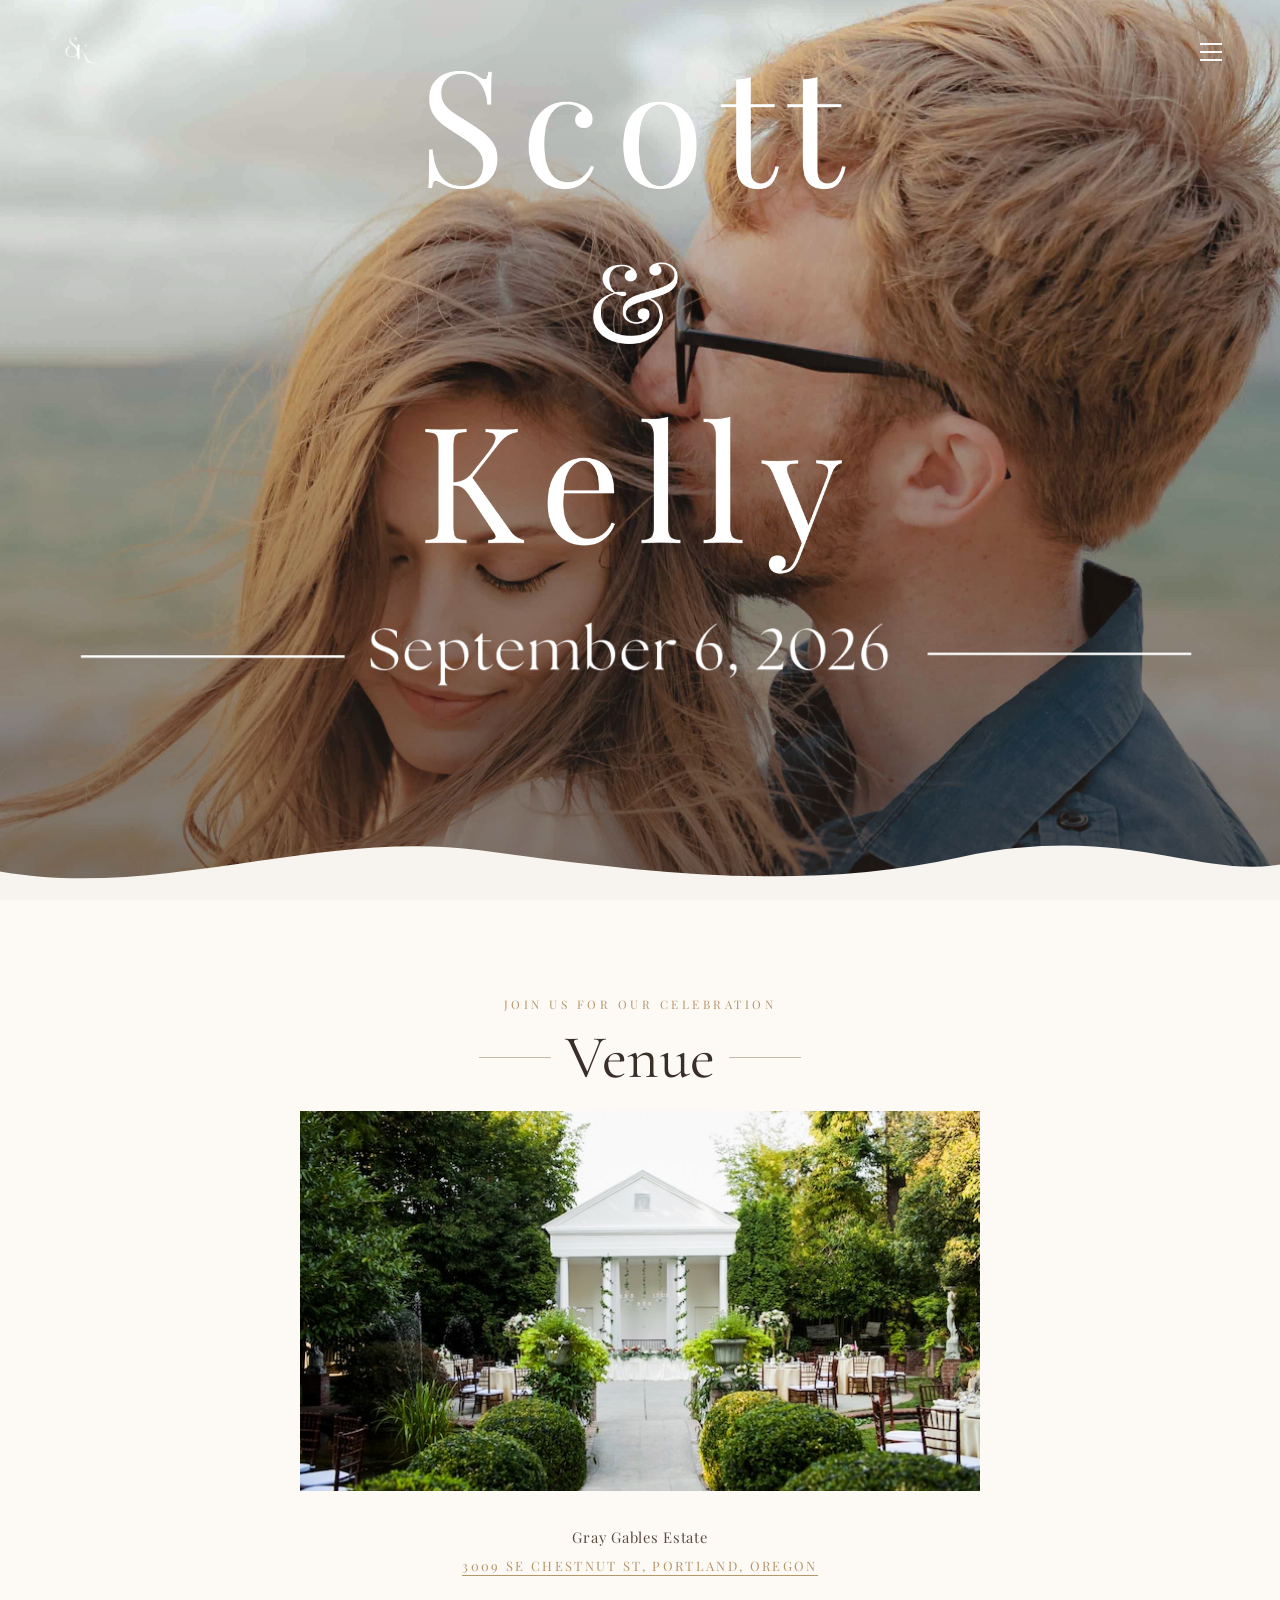
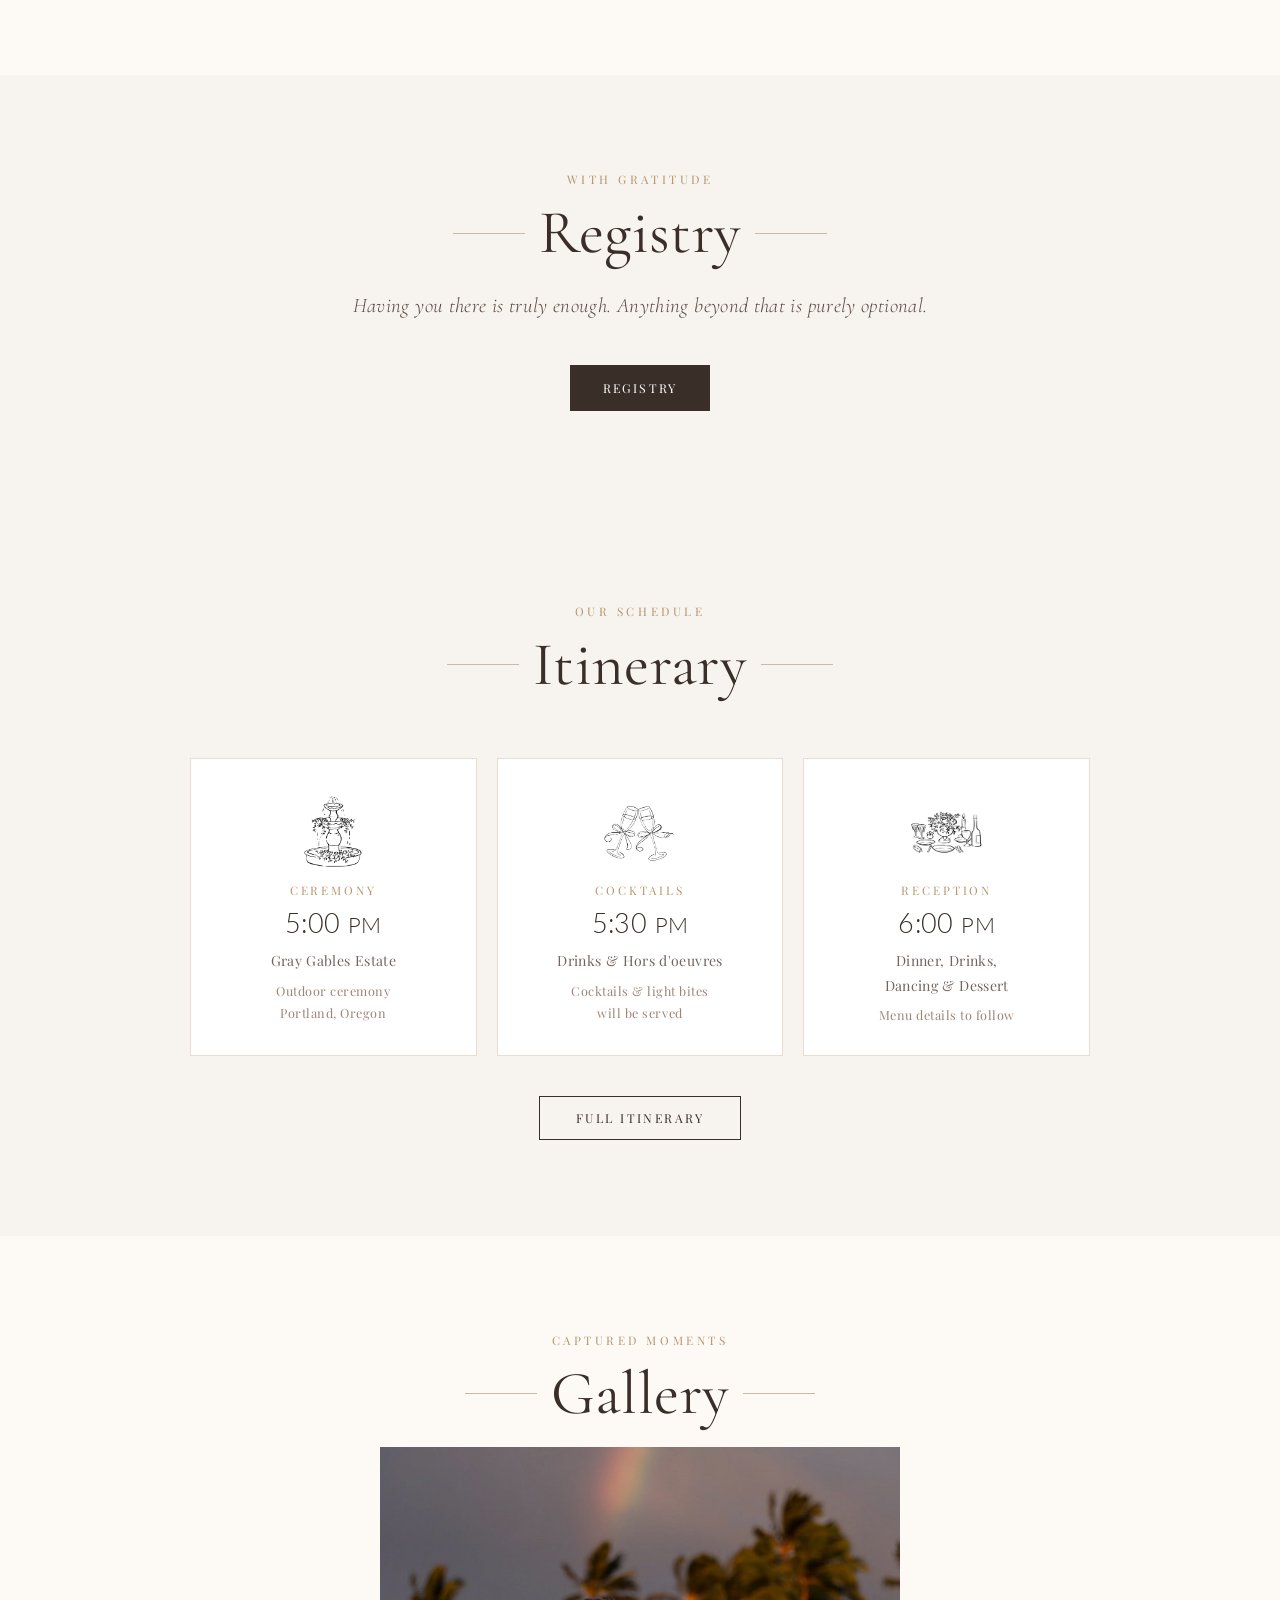
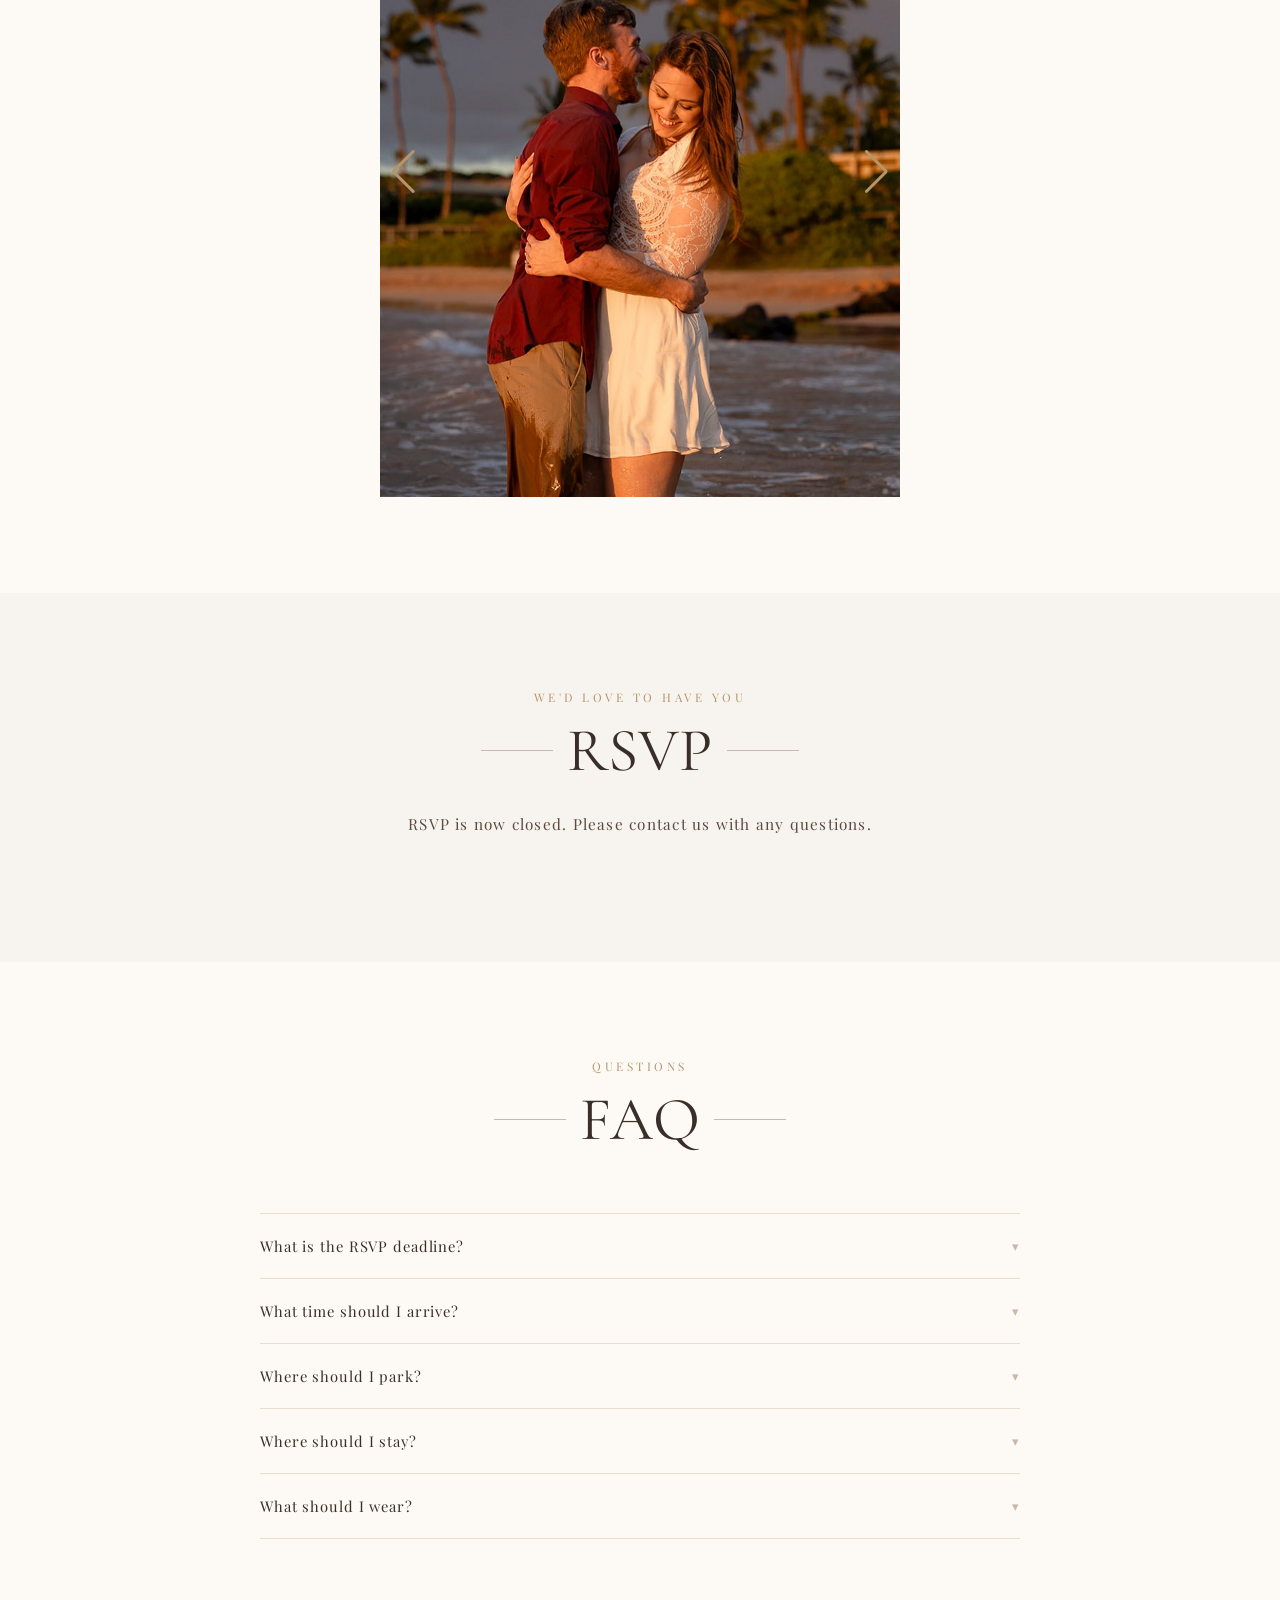
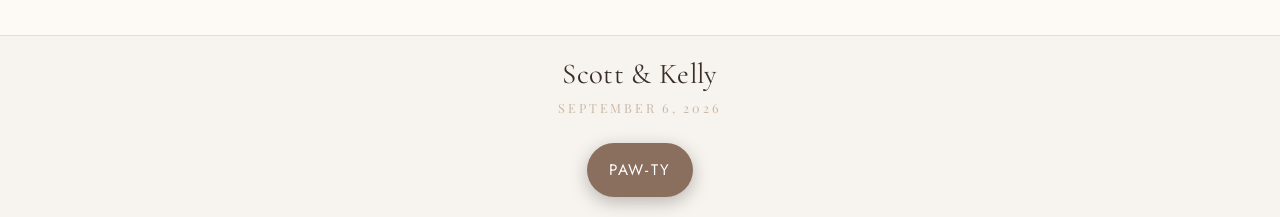
<file: index.html>
<!DOCTYPE html>
<html lang="en">
<head>
<meta charset="UTF-8">
<meta name="viewport" content="width=device-width, initial-scale=1.0">
<title>Scott & Kelly — September 6, 2026</title>
<link rel="preconnect" href="https://fonts.googleapis.com">
<link rel="preconnect" href="https://fonts.gstatic.com" crossorigin>
<link href="https://fonts.googleapis.com/css2?family=Cormorant+Garamond:ital,wght@0,300;0,400;0,500;1,300;1,400&family=Playfair+Display:ital,wght@0,400;0,700;1,400&family=Jost:wght@300;400;500&family=Lato:wght@300;400;500&display=swap" rel="stylesheet">
<link rel="stylesheet" href="https://unpkg.com/swiper/swiper-bundle.min.css">
<link rel="stylesheet" href="styles.css">
</head>
<body>

<!-- NAV -->
<nav id="mainNav">
  <span class="nav-logo"><img src="pictures/Header_Monogram.png" alt="Monogram" style="height: 62px; width: auto;" /></span>
  <ul class="nav-links">
    <li><a href="#location">Venue</a></li>
    <li><a href="#registry">Registry</a></li>
    <li><a href="#itinerary">Itinerary</a></li>
    <li><a href="#gallery">Gallery</a></li>
    <li><a href="#rsvp">RSVP</a></li>
    <li><a href="#faq">FAQ</a></li>
  </ul>
  <button id="navToggle" class="nav-toggle" type="button" aria-label="Open menu" aria-controls="mobileMenu" aria-expanded="false">
    <span></span>
    <span></span>
    <span></span>
  </button>
</nav>
<nav id="mobileMenu" aria-label="Mobile navigation">
  <button id="menuClose" class="menu-close" type="button" aria-label="Close menu">&times;</button>
  <div class="menu-header">Scott <span>&amp;</span> Kelly</div>
  <ul class="mobile-nav-links">
    <li><a href="#location" class="mobile-link">Venue</a></li>
    <li><a href="#registry" class="mobile-link">Registry</a></li>
    <li><a href="#itinerary" class="mobile-link">Itinerary</a></li>
    <li><a href="#gallery" class="mobile-link">Gallery</a></li>
    <li><a href="#rsvp" class="mobile-link">RSVP</a></li>
    <li><a href="#faq" class="mobile-link">FAQ</a></li>
  </ul>
  <div class="menu-footer">
    <span class="mobile-link">RSVP is closed. Please contact us with any questions.</span>
  </div>
</nav>
<div id="menuBackdrop" class="menu-backdrop" hidden></div>

<!-- HERO -->
<section id="hero">
  <div class="hero-bg"></div>
  <div class="hero-content">
    <img src="pictures/hero_title.png" alt="Scott and Kelly" style="max-width: 500px; width: min(100vw,800px); height: auto; margin: 2rem auto 1rem; display: block;" />
    <img src="pictures/Hero_date.png" alt="September 6, 2026" class="hero-date-img" />
  </div>
  <div class="hero-wave" aria-hidden="true">
    <svg xmlns="http://www.w3.org/2000/svg" viewBox="0 0 1440 90" preserveAspectRatio="none">
      <path d="M0,70 C180,90 360,40 540,55 C720,70 900,85 1080,60 C1260,35 1350,75 1440,65 L1440,90 L0,90 Z" fill="#f7f3ee"/>
    </svg>
  </div>
</section>

<!-- DETAILS -->
<section id="location">
  <div class="section-inner">
    <span class="section-label">Join us for our celebration</span>
    <h2 class="section-title">Venue</h2>
    <div class="divider"><span class="divider-icon">✦</span></div>

    <!-- Venue photo -->
    <div class="venue-photo" role="img" aria-label="Gray Gables Estate"></div>

    <div class="venue-address-block">
      <div class="venue-address">
        Gray Gables Estate<br>
        <a href="https://maps.app.goo.gl/Yv33dYzigRFK8ueH9" target="_blank" class="venue-map-link">
          3009 SE Chestnut St, Portland, Oregon
        </a>
      </div>
    </div>
  </div>
</section>

<!-- REGISTRY -->
<section id="registry">
  <div class="section-inner">
    <span class="section-label">With Gratitude</span>
    <h2 class="section-title">Registry</h2>
    <div class="divider"><span class="divider-icon">✦</span></div>
    <p class="registry-text">
      Having you there is truly enough. Anything beyond that is purely optional.
    </p>
    <div class="registry-btns">
      <a href="https://www.myregistry.com/giftlist/kellyandscott2026" class="btn-reg featured" target="_blank">Registry</a>
    </div>
  </div>
</section>

<!-- ITINERARY -->
<section id="itinerary">
  <div class="section-inner" style="max-width:960px">
    <span class="section-label">Our schedule</span>
    <h2 class="section-title">Itinerary</h2>
    <div class="divider"><span class="divider-icon">✦</span></div>

    <div class="itinerary-cards">

      <div class="itin-card">
        <img src="pictures/Itinerary_Ceremony.png" alt="Ceremony" class="itin-card-icon" />
        <span class="itin-event">Ceremony</span>
        <div class="itin-time">5:00 <span class="pm">PM</span></div>
        <p class="itin-detail">
          Gray Gables Estate<br>
          <em>Outdoor ceremony<br>Portland, Oregon</em>
        </p>
      </div>

      <div class="itin-card">
        <img src="pictures/Itinerary_Cocktail.png" alt="Cocktail Hour" class="itin-card-icon" />
        <span class="itin-event">Cocktails</span>
        <div class="itin-time">5:30 <span class="pm">PM</span></div>
        <p class="itin-detail">
          Drinks &amp; Hors d'oeuvres<br>
          <em>Cocktails &amp; light bites<br>will be served</em>
        </p>
      </div>

      <div class="itin-card">
        <img src="pictures/Itinerary_Reception.png" alt="Reception" class="itin-card-icon" />
        <span class="itin-event">Reception</span>
        <div class="itin-time">6:00 <span class="pm">PM</span></div>
        <p class="itin-detail">
          Dinner, Drinks,<br>Dancing &amp; Dessert
          <em>Menu details to follow</em>
        </p>
      </div>

    </div>

    <a href="itinerary.html" class="btn-outline">Full Itinerary</a>
  </div>
</section>

<!-- GALLERY -->
<section id="gallery">
  <div class="section-inner">
    <span class="section-label">Captured Moments</span>
    <h2 class="section-title">Gallery</h2>
  </div>
  <div class="gallery-carousel">
    <div class="swiper">
      <div class="swiper-wrapper">
        <div class="swiper-slide"><img src="pictures/gallery/1.jpg" alt="Gallery photo 1" class="gallery-img"></div>
        <div class="swiper-slide"><img src="pictures/gallery/2.jpg" alt="Gallery photo 2" class="gallery-img"></div>
        <div class="swiper-slide"><img src="pictures/gallery/3.jpg" alt="Gallery photo 3" class="gallery-img"></div>
        <div class="swiper-slide"><img src="pictures/gallery/4.jpg" alt="Gallery photo 4" class="gallery-img"></div>
        <div class="swiper-slide"><img src="pictures/gallery/5.jpg" alt="Gallery photo 5" class="gallery-img"></div>
        <div class="swiper-slide"><img src="pictures/gallery/6.jpg" alt="Gallery photo 6" class="gallery-img"></div>
        <div class="swiper-slide"><img src="pictures/gallery/7.jpg" alt="Gallery photo 7" class="gallery-img"></div>
        <div class="swiper-slide"><img src="pictures/gallery/8.jpg" alt="Gallery photo 8" class="gallery-img"></div>
      </div>
      <div class="swiper-button-next"></div>
      <div class="swiper-button-prev"></div>
      <div class="swiper-pagination"></div>
    </div>
  </div>
</section>

<!-- RSVP -->
<section id="rsvp">
  <div class="section-inner">
    <span class="section-label">We'd love to have you</span>
    <h2 class="section-title">RSVP</h2>
    <div class="divider"><span class="divider-icon">✦</span></div>
    <p class="rsvp-body">RSVP is now closed. Please contact us with any questions.</p>
  </div>
</section>

<!-- FAQ -->
<section id="faq">
  <div class="section-inner">
    <span class="section-label">Questions</span>
    <h2 class="section-title">FAQ</h2>
    <div class="divider"><span class="divider-icon">✦</span></div>

    <div class="faq-list">

      <div class="faq-item">
        <div class="faq-q">
          <span>What is the RSVP deadline?</span>
          <span class="faq-chevron">▾</span>
        </div>
        <div class="faq-a">Please RSVP by July 1st, 2026. We kindly ask that you let us know as soon as possible so we can finalize our headcount with the venue and caterers.</div>
      </div>

      <div class="faq-item">
        <div class="faq-q">
          <span>What time should I arrive?</span>
          <span class="faq-chevron">▾</span>
        </div>
        <div class="faq-a">The ceremony begins at 5:00 PM sharp. We recommend arriving 15-20 minutes early to find your seat and settle in. Doors will open at 4:30 PM.</div>
      </div>

      <div class="faq-item">
        <div class="faq-q">
          <span>Where should I park?</span>
          <span class="faq-chevron">▾</span>
        </div>
        <div class="faq-a">Complimentary parking is available on-site at Gray Gables Estate and at the adjacent event parking. We recommend rideshare options if you plan to enjoy cocktails.</div>
      </div>

      <div class="faq-item">
        <div class="faq-q">
          <span>Where should I stay?</span>
          <span class="faq-chevron">▾</span>
        </div>
        <div class="faq-a">
          These recommendations are based on proximity to the venue and ease of access to the main highways. We have included options for those coming from different directions and preferences. You are welcome to stay where you like and explore Portland. If you are feeling adventurous, McMenamins offers a unique PNW experience.<br><br>
          <h4>Closest to the venue and if you are coming from the south</h4>
          These locations are close to I-205 and the venue is a straight drive up 99E.
          <ul>
            <li><a href="https://www.bestwestern.com/en_US/book/hotels-in-oregon-city/best-western-plus-rivershore-hotel/propertyCode.38161.html" target="_blank">Best Western</a></li>
            <li><a href="https://www.ihg.com/holidayinnexpress/hotels/us/en/find-hotels/select-roomrate?fromRedirect=true&qSrt=sBR&qErm=false&qSlH=PDXGS&qRms=1&qAdlt=2&qChld=0&qCiD=05&qCiMy=082026&qCoD=07&qCoMy=082026&qAAR=6CBARC&qRtP=6CBARC&setPMCookies=true&qSHBrC=EX&qDest=75%2082nd%20Drive,%20Gladstone,%20OR,%20US&qpMbw=0&qpMn=1&srb_u=1&qRmFltr=" target="_blank">Holiday Inn</a></li>
          </ul>
          <h4>Flying in or coming from the north</h4>
          These locations are close to the PDX airport and about a 30 minute drive to the venue.
          <ul>
            <li><a href="https://www.wyndhamhotels.com/laquinta/portland-oregon/la-quinta-portland-airport/overview" target="_blank">LaQuinta</a></li>
            <li><a href="https://www.hilton.com/en/hotels/pdxeses-embassy-suites-portland-airport" target="_blank">Embassy Suites by Hilton</a></li>
            <li><a href="https://www.marriott.com/en-us/hotels/pdxal-aloft-portland-airport-at-cascade-station/overview" target="_blank">Aloft by Marriott</a></li>
          </ul>
          <h4>Adams Side</h4>
          If you would like to stay near Alan, Bart, Jack, and Diane, there is a <a href="https://www.mcmenamins.com/kalama-harbor-lodge" target="_blank">McMenamins</a> nearby them. This location is an hour drive from the venue. The locations near the airport offer a good middle ground between the venue and the Adams' Household.<br><br>
          <h4>Lightfoot Side</h4>
          We recommend the <a href="https://www.bestwestern.com/en_US/book/hotels-in-oregon-city/best-western-plus-rivershore-hotel/propertyCode.38161.html" target="_blank">Best Western</a> and <a href="https://www.ihg.com/holidayinnexpress/hotels/us/en/find-hotels/select-roomrate?fromRedirect=true&qSrt=sBR&qErm=false&qSlH=PDXGS&qRms=1&qAdlt=2&qChld=0&qCiD=05&qCiMy=082026&qCoD=07&qCoMy=082026&qAAR=6CBARC&qRtP=6CBARC&setPMCookies=true&qSHBrC=EX&qDest=75%2082nd%20Drive,%20Gladstone,%20OR,%20US&qpMbw=0&qpMn=1&srb_u=1&qRmFltr=" target="_blank">Holiday Inn</a> that are linked above. These locations offer a good middle point between the venue and the Bernardi household.
        </div>
      </div>

      <div class="faq-item">
        <div class="faq-q">
          <span>What should I wear?</span>
          <span class="faq-chevron">▾</span>
        </div>
        <div class="faq-a">
          Polished and put-together.<br>
          Dresses, skirts, blouses, dress pants, or nice jumpsuits are all great choices!<br>
          Suits or separates, dress pants with button-ups are perfect, with blazers or ties as an optional (but encouraged!) touch.<br>
          Please avoid wearing jeans, sneakers, or t-shirts.<br>
          <a href="#" id="attireExamplesLink" class="faq-attire-link">Examples</a>
        </div>
      </div>

    </div>
  </div>
</section>

<!-- FOOTER -->
<footer>
  <div class="footer-names">Scott &amp; Kelly</div>
  <p class="footer-date">September 6, 2026</p>
  <button id="cat-button" type="button">Paw-ty</button>
</footer>

<div id="cat-rain-container"></div>

<div id="attireLightbox" class="lightbox" hidden>
  <button type="button" class="lightbox-close" id="attireLightboxClose" aria-label="Close attire examples">&times;</button>
  <img src="pictures/attire.png" alt="Suggested wedding attire examples" class="lightbox-image">
</div>

<script src="https://unpkg.com/swiper/swiper-bundle.min.js"></script>

<script>
  // Nav scroll effect
  const nav = document.getElementById('mainNav');
  window.addEventListener('scroll', () => {
    nav.classList.toggle('scrolled', window.scrollY > 60);
  });

  // Mobile off-canvas menu
  const navToggle = document.getElementById('navToggle');
  const mobileMenu = document.getElementById('mobileMenu');
  const menuBackdrop = document.getElementById('menuBackdrop');
  const menuClose = document.getElementById('menuClose');

  if (navToggle && mobileMenu && menuBackdrop) {
    const closeMenu = () => {
      document.body.classList.remove('menu-open');
      navToggle.setAttribute('aria-expanded', 'false');
      menuBackdrop.hidden = true;
    };

    const openMenu = () => {
      document.body.classList.add('menu-open');
      navToggle.setAttribute('aria-expanded', 'true');
      menuBackdrop.hidden = false;
    };

    navToggle.addEventListener('click', (event) => {
      event.preventDefault();
      if (document.body.classList.contains('menu-open')) {
        closeMenu();
      } else {
        openMenu();
      }
    });

    menuBackdrop.addEventListener('click', closeMenu);
    menuClose.addEventListener('click', closeMenu);

    document.addEventListener('click', (event) => {
      const link = event.target.closest('#mobileMenu a');
      if (!link) return;

      closeMenu();
    });

    requestAnimationFrame(() => {
      document.body.classList.add('menu-ready');
    });
  }

  // Hero parallax & load
  const hero = document.getElementById('hero');
  hero.classList.add('loaded');

  // FAQ accordion
  document.querySelectorAll('.faq-q').forEach(q => {
    q.addEventListener('click', () => {
      const item = q.parentElement;
      const isOpen = item.classList.contains('open');
      // Close all
      document.querySelectorAll('.faq-item').forEach(i => i.classList.remove('open'));
      // Toggle clicked
      if (!isOpen) item.classList.add('open');
    });
  });

  // Attire examples lightbox
  const attireExamplesLink = document.getElementById('attireExamplesLink');
  const attireLightbox = document.getElementById('attireLightbox');
  const attireLightboxClose = document.getElementById('attireLightboxClose');

  if (attireExamplesLink && attireLightbox && attireLightboxClose) {
    const openAttireLightbox = () => {
      attireLightbox.hidden = false;
      document.body.classList.add('lightbox-open');
    };

    const closeAttireLightbox = () => {
      attireLightbox.hidden = true;
      document.body.classList.remove('lightbox-open');
    };

    attireExamplesLink.addEventListener('click', (event) => {
      event.preventDefault();
      openAttireLightbox();
    });

    attireLightboxClose.addEventListener('click', closeAttireLightbox);

    attireLightbox.addEventListener('click', (event) => {
      if (event.target === attireLightbox) {
        closeAttireLightbox();
      }
    });

    document.addEventListener('keydown', (event) => {
      if (event.key === 'Escape' && !attireLightbox.hidden) {
        closeAttireLightbox();
      }
    });
  }

  // Scroll reveal
  const observer = new IntersectionObserver((entries) => {
    entries.forEach(e => {
      if (e.isIntersecting) {
        e.target.style.opacity = '1';
        e.target.style.transform = 'translateY(0)';
      }
    });
  }, { threshold: 0.1 });

  document.querySelectorAll('.itin-card, .section-inner').forEach(el => {
    el.style.opacity = '0';
    el.style.transform = 'translateY(24px)';
    el.style.transition = 'opacity 0.7s ease, transform 0.7s ease';
    observer.observe(el);
  });

  // Gallery carousel control
  const swiper = new Swiper('.swiper', {
    loop: true,
    navigation: {
      nextEl: '.swiper-button-next',
      prevEl: '.swiper-button-prev',
    },
    autoplay: {
      delay: 5000,
      disableOnInteraction: false,
      pauseOnMouseEnter: true,
    }
  });

  // Cat rain
  const catButton = document.getElementById('cat-button');
  const catContainer = document.getElementById('cat-rain-container');
  let catIntervalId = null;
  let isCatRainActive = false;

  const catSources = [
    'pictures/cats/1.png',
    'pictures/cats/2.png',
    'pictures/cats/3.png',
    'pictures/cats/4.png',
    'pictures/cats/5.png',
    'pictures/cats/6.png',
    'pictures/cats/7.png'
  ];

  function createCat() {
    const cat = document.createElement('img');
    cat.src = catSources[Math.floor(Math.random() * catSources.length)];
    cat.style.position = 'absolute';
    const size = Math.floor(Math.random() * 60) + 40; // 40-100px
    cat.style.width = `${size}px`;
    cat.style.height = 'auto';
    cat.style.left = `${Math.random() * 100}%`;
    cat.style.top = '-140px';
    const rotation = Math.random() * 360;
    cat.style.transform = `rotate(${rotation}deg)`;
    cat.style.opacity = '0';
    cat.style.pointerEvents = 'none';
    cat.style.animation = `catFall ${Math.random() * 3 + 5}s linear forwards`;

    cat.addEventListener('animationend', () => {
      cat.remove();
    });

    catContainer.appendChild(cat);
  }

  function toggleCatRain() {
    if (isCatRainActive) {
      clearInterval(catIntervalId);
      catIntervalId = null;
      catButton.textContent = 'Paw-ty again!';
      isCatRainActive = false;
    } else {
      catIntervalId = setInterval(createCat, 200);
      catButton.textContent = 'End Paw-ty';
      isCatRainActive = true;
    }
  }

  catButton.addEventListener('click', toggleCatRain);
</script>

</body>
</html>
</file>
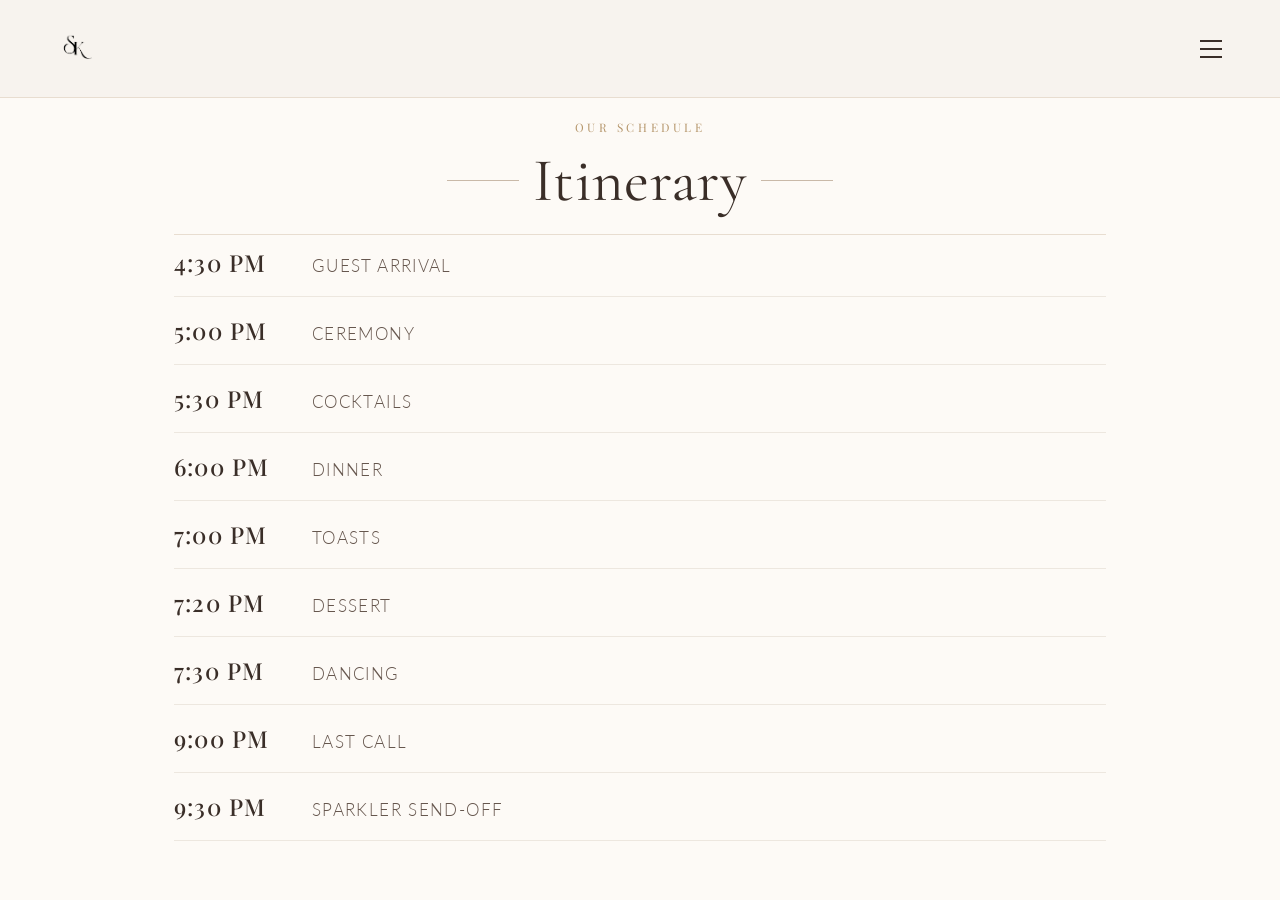
<file: itinerary.html>
<!DOCTYPE html>
<html lang="en">
<head>
  <meta charset="UTF-8">
  <meta name="viewport" content="width=device-width, initial-scale=1.0">
  <title>Wedding Day Itinerary</title>
  <link rel="preconnect" href="https://fonts.googleapis.com">
  <link rel="preconnect" href="https://fonts.gstatic.com" crossorigin>
  <link href="https://fonts.googleapis.com/css2?family=Cormorant+Garamond:ital,wght@0,300;0,400;0,500;1,300;1,400&family=Playfair+Display:ital,wght@0,400;0,700;1,400&family=Jost:wght@300;400;500&family=Lato:wght@300;400;500&display=swap" rel="stylesheet">
  <link rel="stylesheet" href="styles.css">
</head>
<body class="itinerary-page">

<!-- NAV -->
<nav id="mainNav">
  <span class="nav-logo"><img src="pictures/Header_Monogram.png" alt="Monogram" style="height: 56px; width: auto;" /></span>
  <ul class="nav-links">
    <li><a href="index.html#location">Venue</a></li>
    <li><a href="index.html#registry">Registry</a></li>
    <li><a href="index.html#itinerary">Itinerary</a></li>
    <li><a href="index.html#gallery">Gallery</a></li>
    <li><a href="index.html#rsvp">RSVP</a></li>
    <li><a href="index.html#faq">FAQ</a></li>
  </ul>
  <button id="navToggle" class="nav-toggle" type="button" aria-label="Open menu" aria-controls="mobileMenu" aria-expanded="false">
    <span></span>
    <span></span>
    <span></span>
  </button>
</nav>
<nav id="mobileMenu" aria-label="Mobile navigation">
  <button id="menuClose" class="menu-close" type="button" aria-label="Close menu">&times;</button>
  <div class="menu-header">Scott <span>&amp;</span> Kelly</div>
  <ul class="mobile-nav-links">
    <li><a href="index.html#location" class="mobile-link">Venue</a></li>
    <li><a href="index.html#registry" class="mobile-link">Registry</a></li>
    <li><a href="index.html#itinerary" class="mobile-link">Itinerary</a></li>
    <li><a href="index.html#gallery" class="mobile-link">Gallery</a></li>
    <li><a href="index.html#rsvp" class="mobile-link">RSVP</a></li>
    <li><a href="index.html#faq" class="mobile-link">FAQ</a></li>
  </ul>
  <div class="menu-footer">
    <span class="mobile-link">RSVP is closed. Please contact us with any questions.</span>
  </div>
</nav>
<div id="menuBackdrop" class="menu-backdrop" hidden></div>

  <main class="itinerary-body">
    <div class="section-inner">
      <span class="section-label">Our schedule</span>
      <h2 class="section-title">Itinerary</h2>
      <div class="divider"><span class="divider-icon">✦</span></div>
    </div>

    <div class="schedule">
        <div class="schedule-item">
          <div class="schedule-time">4:30 PM</div>
          <div class="schedule-event">Guest arrival</div>
        </div>
        <div class="schedule-item">
          <div class="schedule-time">5:00 PM</div>
          <div class="schedule-event">Ceremony</div>
        </div>
        <div class="schedule-item">
          <div class="schedule-time">5:30 PM</div>
          <div class="schedule-event">Cocktails</div>
        </div>
        <div class="schedule-item">
          <div class="schedule-time">6:00 PM</div>
          <div class="schedule-event">Dinner</div>
        </div>
        <div class="schedule-item">
          <div class="schedule-time">7:00 PM</div>
          <div class="schedule-event">Toasts</div>
        </div>
        <div class="schedule-item">
          <div class="schedule-time">7:20 PM</div>
          <div class="schedule-event">Dessert</div>
        </div>
        <div class="schedule-item">
          <div class="schedule-time">7:30 PM</div>
          <div class="schedule-event">Dancing</div>
        </div>
        <div class="schedule-item">
          <div class="schedule-time">9:00 PM</div>
          <div class="schedule-event">Last call</div>
        </div>
        <div class="schedule-item">
          <div class="schedule-time">9:30 PM</div>
          <div class="schedule-event">Sparkler send-off</div>
        </div>
      </div>
  </main>

  <script>
    const navToggle = document.getElementById('navToggle');
    const mobileMenu = document.getElementById('mobileMenu');
    const menuBackdrop = document.getElementById('menuBackdrop');
    const menuClose = document.getElementById('menuClose');

    if (navToggle && mobileMenu && menuBackdrop) {
      const closeMenu = () => {
        document.body.classList.remove('menu-open');
        navToggle.setAttribute('aria-expanded', 'false');
        menuBackdrop.hidden = true;
      };

      const openMenu = () => {
        document.body.classList.add('menu-open');
        navToggle.setAttribute('aria-expanded', 'true');
        menuBackdrop.hidden = false;
      };

      navToggle.addEventListener('click', (event) => {
        event.preventDefault();
        if (document.body.classList.contains('menu-open')) {
          closeMenu();
        } else {
          openMenu();
        }
      });

      menuBackdrop.addEventListener('click', closeMenu);
      menuClose.addEventListener('click', closeMenu);

      document.addEventListener('click', (event) => {
        const link = event.target.closest('#mobileMenu a');
        if (!link) return;

        closeMenu();
      });

      requestAnimationFrame(() => {
        document.body.classList.add('menu-ready');
      });
    }
  </script>
</body>
</html>
</file>
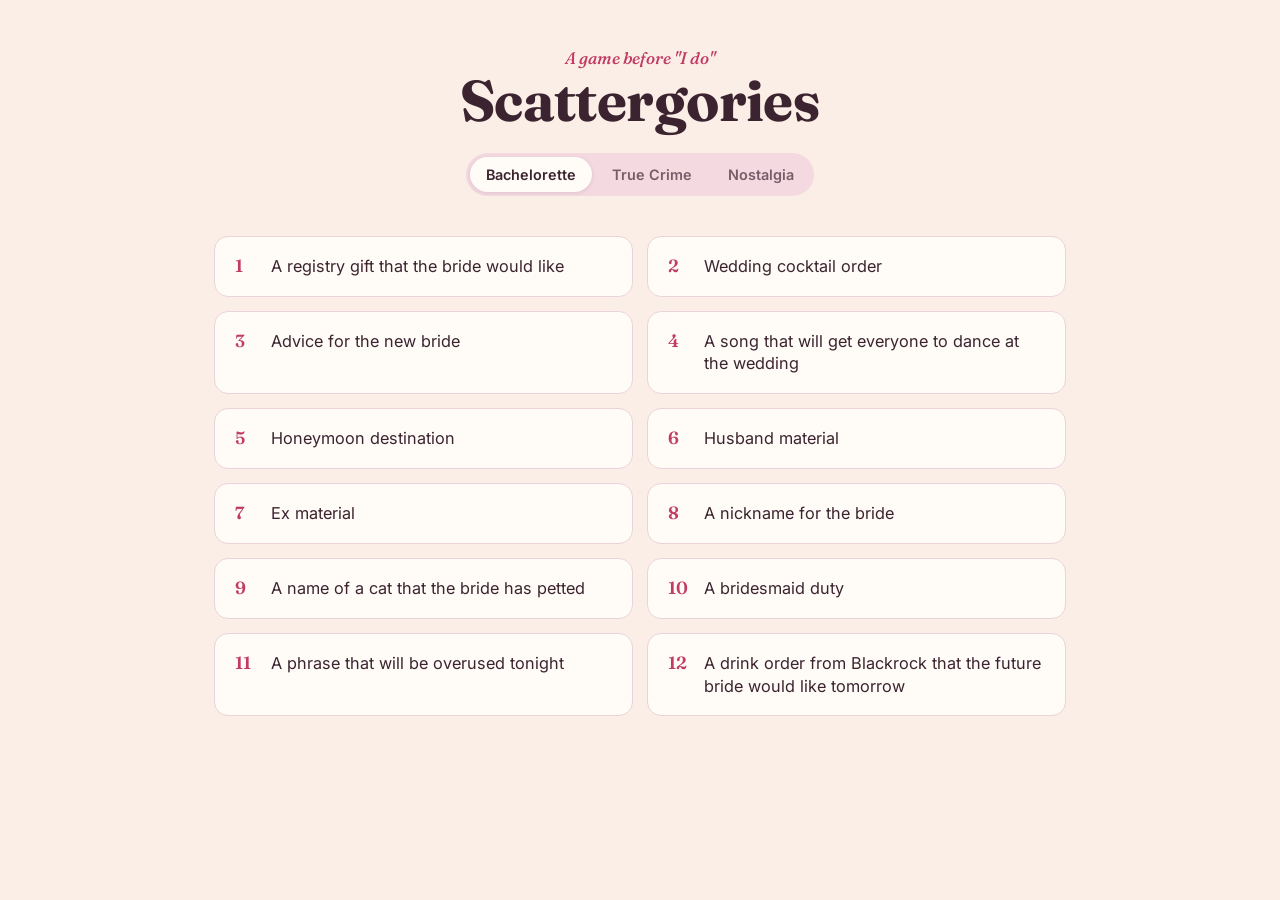
<file: scattergories.html>
<!DOCTYPE html>
<html lang="en">
<head>
<meta charset="UTF-8">
<meta name="viewport" content="width=device-width, initial-scale=1.0">
<title>Scattergories — Bachelorette Edition</title>
<link rel="preconnect" href="https://fonts.googleapis.com">
<link rel="preconnect" href="https://fonts.gstatic.com" crossorigin>
<link href="https://fonts.googleapis.com/css2?family=Fraunces:ital,opsz,wght@0,9..144,400;0,9..144,600;0,9..144,700;1,9..144,500&family=Inter:wght@400;500;600;700&display=swap" rel="stylesheet">
<style>
  :root {
    --linen: #FBEEE7;
    --card: #FFFBF7;
    --ink: #3B2430;
    --ink-soft: #7A5C68;
    --gold: #B8873A;
    --rose: #C13C63;
    --rose-soft: #F4D9E1;
    --line: #EAD3D9;
    --radius: 14px;
  }

  * { box-sizing: border-box; }

  body {
    margin: 0;
    background: var(--linen);
    color: var(--ink);
    font-family: 'Inter', sans-serif;
    -webkit-font-smoothing: antialiased;
  }

  .wrap {
    max-width: 900px;
    margin: 0 auto;
    padding: 48px 24px 80px;
  }

  header {
    text-align: center;
    margin-bottom: 40px;
  }

  .category-picker {
    display: inline-flex;
    gap: 4px;
    padding: 4px;
    margin-top: 12px;
    background: var(--rose-soft);
    border-radius: 999px;
  }

  .category-picker button {
    border: 0;
    border-radius: 999px;
    padding: 9px 16px;
    background: transparent;
    color: var(--ink-soft);
    cursor: pointer;
    font: 600 0.9rem 'Inter', sans-serif;
  }

  .category-picker button[aria-selected="true"] {
    background: var(--card);
    color: var(--ink);
    box-shadow: 0 1px 4px rgb(59 36 48 / 12%);
  }

  .category-picker button:focus-visible {
    outline: 2px solid var(--gold);
    outline-offset: 2px;
  }

  .kicker {
    font-family: 'Fraunces', serif;
    font-style: italic;
    font-weight: 500;
    font-size: 1.05rem;
    color: var(--rose);
    margin: 0 0 4px;
  }

  h1 {
    font-family: 'Fraunces', serif;
    font-weight: 700;
    font-size: clamp(2.4rem, 6vw, 3.6rem);
    line-height: 1.02;
    margin: 0 0 10px;
    letter-spacing: -0.01em;
  }

  /* Prompt list */
  .prompts {
    display: grid;
    grid-template-columns: 1fr 1fr;
    gap: 14px;
  }

  @media (max-width: 620px) {
    .prompts { grid-template-columns: 1fr; }
  }

  .prompt {
    background: var(--card);
    border: 1px solid var(--line);
    border-radius: var(--radius);
    padding: 18px 20px;
    display: flex;
    gap: 14px;
    align-items: flex-start;
  }

  .prompt .num {
    font-family: 'Fraunces', serif;
    font-weight: 600;
    font-size: 1.1rem;
    color: var(--rose);
    min-width: 22px;
  }

  .prompt p {
    margin: 0;
    line-height: 1.4;
    font-size: 1.02rem;
  }

  @media (max-width: 480px) {
    .wrap { padding: 32px 16px 56px; }
    header { margin-bottom: 28px; }
    .prompt { padding: 16px; gap: 12px; }
    .prompt p { font-size: 0.98rem; }
  }
</style>
</head>
<body>
  <div class="wrap">
    <header>
      <p class="kicker">A game before "I do"</p>
      <h1>Scattergories</h1>
      <div class="category-picker" role="tablist" aria-label="Game category">
        <button type="button" role="tab" aria-selected="true" data-category="bachelorette">Bachelorette</button>
        <button type="button" role="tab" aria-selected="false" data-category="trueCrime">True Crime</button>
        <button type="button" role="tab" aria-selected="false" data-category="nostalgia">Nostalgia</button>
      </div>
    </header>

    <div class="prompts" id="prompts"></div>
  </div>

<script>
  const categoryPrompts = {
    bachelorette: [
      "A registry gift that the bride would like",
      "Wedding cocktail order",
      "Advice for the new bride",
      "A song that will get everyone to dance at the wedding",
      "Honeymoon destination",
      "Husband material",
      "Ex material",
      "A nickname for the bride",
      "A name of a cat that the bride has petted",
      "A bridesmaid duty",
      "A phrase that will be overused tonight",
      "A drink order from Blackrock that the future bride would like tomorrow"
    ],
    trueCrime: [
      "A serial killer name",
      "How the bride would kill her husband",
      "A true crime podcast title",
      "The bride's alibi for tonight",
      "A weapon found at the \"scene of the crime\"",
      "A true crime documentary you've binged",
      "A red flag that's actually a crime scene clue",
      "Last words of a true crime victim (make it dramatic)",
      "A nickname the press would give the bride if she went rogue",
      "A place to hide a body",
      "The bride's most suspicious habit",
      "Evidence that would convict the bride"
    ],
    nostalgia: [
      "A boy band or girl group",
      "A throwback trend that needs to stay dead",
      "A song everyone knew every word to",
      "A 90s/2000s TV show crush",
      "A slang word that's aged terribly",
      "A reality TV show or band from childhood",
      "A fashion trend making an ironic comeback",
      "A movie that defined a middle school sleepover",
      "A poster that the bride would have had as a teen",
      "A Y2K accessory (think low-rise jeans, butterfly clips)",
      "A cringey AIM/MySpace status line",
      "A one-hit wonder song"
    ]
  };
  const promptsEl = document.getElementById('prompts');
  const categoryButtons = document.querySelectorAll('[data-category]');

  function renderPrompts(category) {
    promptsEl.replaceChildren();
    categoryPrompts[category].forEach((text, i) => {
      const div = document.createElement('div');
      div.className = 'prompt';
      div.innerHTML = `<span class="num">${i + 1}</span><p>${text}</p>`;
      promptsEl.appendChild(div);
    });
  }

  categoryButtons.forEach((button) => {
    button.addEventListener('click', () => {
      const category = button.dataset.category;
      categoryButtons.forEach((categoryButton) => {
        categoryButton.setAttribute('aria-selected', categoryButton === button);
      });
      renderPrompts(category);
    });
  });

  renderPrompts('bachelorette');
</script>
</body>
</html>
</file>
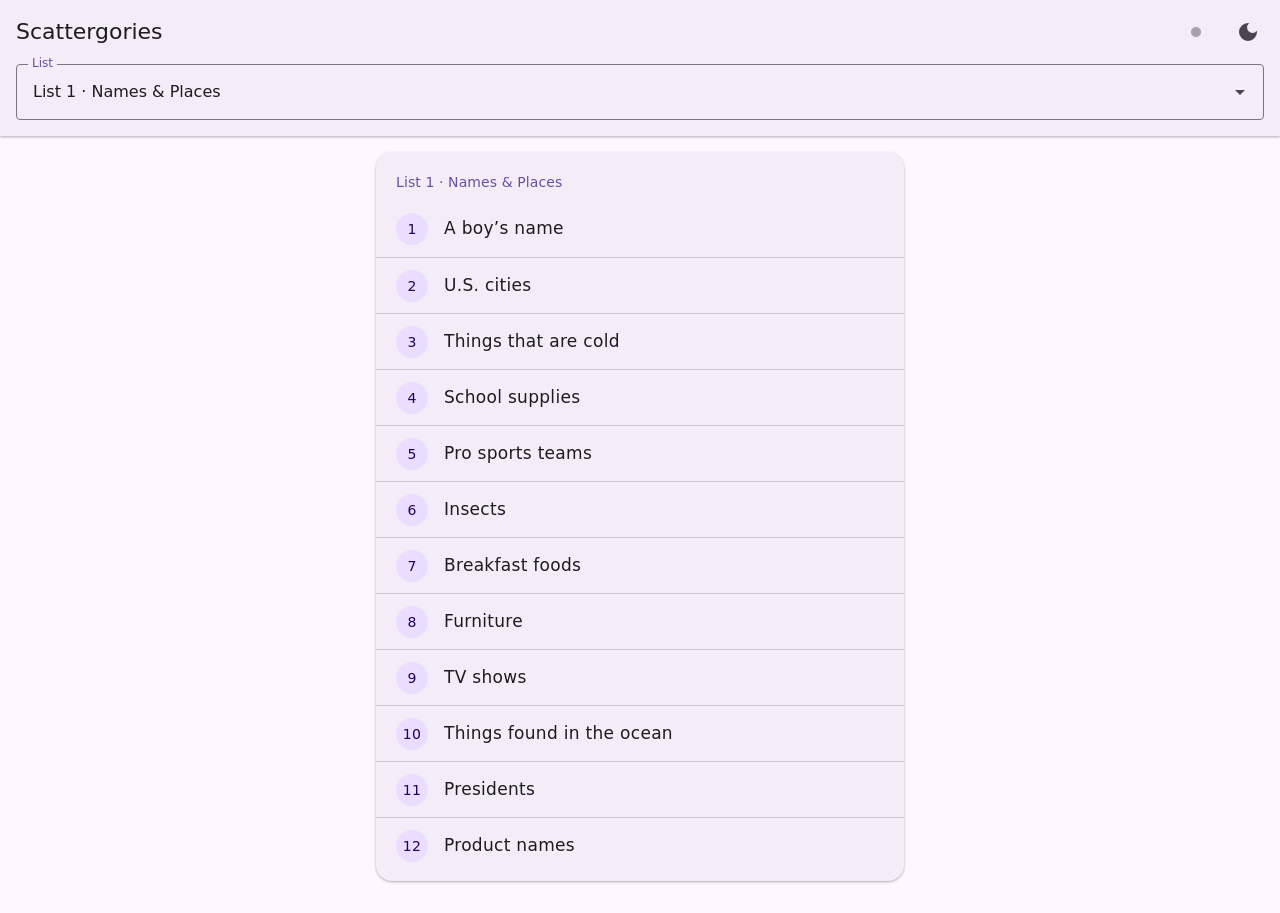
<file: scattergories2.html>
<!DOCTYPE html>
<html lang="en">
<head>
<meta charset="utf-8">
<meta name="viewport" content="width=device-width, initial-scale=1, viewport-fit=cover">
<meta name="color-scheme" content="light dark">
<meta name="theme-color" content="#FEF7FF">
<title>Scattergories Lists</title>
<style>
:root{--pri:#6750A4;--onpri:#fff;--bg:#FEF7FF;--on:#1D1B20;--sc:#F3EDF7;--sch:#ECE6F0;--out:#79747E;--pc:#EADDFF;--onpc:#21005D;--onv:#49454F;--sh:0 1px 3px rgba(0,0,0,.2),0 1px 2px rgba(0,0,0,.12);
box-sizing:border-box;padding-top:env(safe-area-inset-top,0px);padding-bottom:env(safe-area-inset-bottom,0px);color-scheme:light}
@media (prefers-color-scheme:dark){:root:not([data-theme="light"]){--pri:#D0BCFF;--onpri:#381E72;--bg:#141218;--on:#E6E0E9;--sc:#211F26;--sch:#2B2930;--out:#938F99;--pc:#4F378B;--onpc:#EADDFF;--onv:#CAC4D0;--sh:0 1px 3px rgba(0,0,0,.6);color-scheme:dark}}
:root[data-theme="dark"]{--pri:#D0BCFF;--onpri:#381E72;--bg:#141218;--on:#E6E0E9;--sc:#211F26;--sch:#2B2930;--out:#938F99;--pc:#4F378B;--onpc:#EADDFF;--onv:#CAC4D0;--sh:0 1px 3px rgba(0,0,0,.6);color-scheme:dark}
*,*::before,*::after{box-sizing:inherit}
html{scroll-padding-top:env(safe-area-inset-top,0px)}
body{margin:0;background:var(--bg);color:var(--on);font:400 16px/1.5 Roboto,system-ui,-apple-system,"Segoe UI",sans-serif;min-height:100vh;transition:background .2s,color .2s}
body::before{content:"";position:fixed;inset:0 0 auto;height:env(safe-area-inset-top,0px);background:var(--sc);z-index:10}
header{position:sticky;top:env(safe-area-inset-top,0px);z-index:5;background:var(--sc);padding:8px 8px 16px 16px;box-shadow:var(--sh)}
.bar{display:flex;align-items:center;gap:4px;min-height:48px}
h1{flex:1;margin:0;font-size:22px;font-weight:500;line-height:28px}
.ib{width:48px;height:48px;border:0;border-radius:50%;background:none;color:var(--onv);display:grid;place-items:center;cursor:pointer;position:relative}
.ib:hover{background:var(--sch)}.ib:focus-visible{outline:2px solid var(--pri)}
.ib.on{color:var(--pri)}
.ib svg{width:24px;height:24px;fill:currentColor}
.ib .off{display:none}.ib:not(.on) .off{display:block}.ib:not(.on) .onn{display:none}
.sel{position:relative;margin:8px 8px 0 0}
.sel label{position:absolute;top:-9px;left:12px;padding:0 4px;background:var(--sc);font-size:12px;color:var(--pri);line-height:16px;z-index:1}
select{width:100%;height:56px;appearance:none;-webkit-appearance:none;border:1px solid var(--out);border-radius:4px;background:transparent;color:var(--on);font:inherit;padding:0 48px 0 16px;cursor:pointer}
select:focus{outline:2px solid var(--pri);border-color:var(--pri)}
select option,select optgroup{background:var(--bg);color:var(--on)}
.sel svg{position:absolute;right:12px;top:16px;width:24px;height:24px;fill:var(--onv);pointer-events:none}
main{max-width:560px;margin:0 auto;padding:16px 16px 32px}
.card{background:var(--sc);border-radius:16px;padding:8px 0;box-shadow:var(--sh)}
.sub{margin:0;padding:12px 20px 8px;font-size:14px;font-weight:500;color:var(--pri);letter-spacing:.1px}
ol{list-style:none;margin:0;padding:0}
li{display:flex;align-items:center;gap:16px;min-height:56px;padding:8px 20px;font-size:17px;font-weight:500;letter-spacing:.3px}
li+li{border-top:1px solid color-mix(in srgb,var(--out) 30%,transparent)}
li i{flex:none;width:32px;height:32px;border-radius:50%;background:var(--pc);color:var(--onpc);display:grid;place-items:center;font:500 14px Roboto,system-ui,sans-serif}
</style>
</head>
<body>
<header>
<div class="bar">
<h1>Scattergories</h1>
<button class="ib" id="wl" aria-label="Keep screen awake" title="Keep screen awake"><svg viewBox="0 0 24 24"><path class="onn" d="M12 7c-2.76 0-5 2.24-5 5s2.24 5 5 5 5-2.24 5-5-2.24-5-5-5zm0-5a1 1 0 0 0-1 1v1a1 1 0 1 0 2 0V3a1 1 0 0 0-1-1zm0 18a1 1 0 0 0-1 1v1a1 1 0 1 0 2 0v-1a1 1 0 0 0-1-1zM4 11H3a1 1 0 1 0 0 2h1a1 1 0 1 0 0-2zm17 0h-1a1 1 0 1 0 0 2h1a1 1 0 1 0 0-2z"/><path class="off" d="M12 7c-2.76 0-5 2.24-5 5s2.24 5 5 5 5-2.24 5-5-2.24-5-5-5z" opacity=".45"/></svg></button>
<button class="ib" id="th" aria-label="Toggle light and dark mode" title="Toggle light/dark"><svg viewBox="0 0 24 24"><path d="M12 3a9 9 0 1 0 9 9c0-.46-.04-.92-.1-1.36a5.39 5.39 0 0 1-4.4 2.26 5.4 5.4 0 0 1-5.4-5.4c0-1.81.89-3.42 2.26-4.4A9.4 9.4 0 0 0 12 3z"/></svg></button>
</div>
<div class="sel"><label for="s">List</label><select id="s"></select><svg viewBox="0 0 24 24"><path d="M7 10l5 5 5-5z"/></svg></div>
</header>
<main><div class="card"><p class="sub" id="t"></p><ol id="o"></ol></div></main>
<script>
var G=[
["Lists 1–16",[
["List 1 · Names & Places","A boy’s name|U.S. cities|Things that are cold|School supplies|Pro sports teams|Insects|Breakfast foods|Furniture|TV shows|Things found in the ocean|Presidents|Product names"],
["List 2 · Work & Daily Life","Vegetables|States|Things you throw away|Occupations|Appliances|Cartoon characters|Types of drink|Musical groups|Store names|Things at a football game|Trees|Personality traits"],
["List 3 · Wardrobe to Workshop","Articles of clothing|Desserts|Car parts|Things found on a map|Athletes|4-letter words|Items in a refrigerator|Farm animals|Street names|Things at the beach|Colors|Tools"],
["List 4 · Body, Birds & Blooms","Sports|Song titles|Parts of the body|Ethnic foods|Things you shout|Birds|A girl’s name|Ways to get from here to there|Items in a kitchen|Villains / monsters|Flowers|Things you replace"],
["List 5 · Sandwiches & Stars","Sandwiches|Items in a catalog|World leaders / politicians|School subjects|Excuses for being late|Ice cream flavors|Things that jump / bounce|Television stars|Things in a park|Foreign cities|Stones / gems|Musical instruments"],
["List 6 · Habits & Hobbies","Things that are sticky|Awards / ceremonies|Cars|Spices / herbs|Bad habits|Cosmetics / toiletries|Celebrities|Cooking utensils|Reptiles / amphibians|Parks|Leisure activities|Things you’re allergic to"],
["List 7 · Capitals & Candy","Fictional characters|Menu items|Magazines|Capitals|Kinds of candy|Items you save up to buy|Footwear|Something you keep hidden|Items in a suitcase|Things with tails|Sports equipment|Crimes"],
["List 8 · Sky, Sea & Spots","Nicknames|Things in the sky|Pizza toppings|Colleges / universities|Fish|Countries|Things that have spots|Historical figures|Something you’re afraid of|Terms of measurement|Items in this room|Book titles"],
["List 9 · Restaurants & Rogues","Restaurants|Notorious people|Fruits|Things in a medicine cabinet|Toys|Household chores|Bodies of water|Authors|Halloween costumes|Weapons|Things that are round|Words associated with exercise"],
["List 10 · Heroes & Gifts","Heroes|Gifts / presents|Terms of endearment|Kinds of dances|Things that are black|Vehicles|Tropical locations|College majors|Dairy products|Things in a souvenir shop|Items in your purse / wallet|World records"],
["List 11 · Games & Getaways","Baby foods|Famous duos and trios|Things found in a desk|Vacation spots|Diseases|Words associated with money|Items in a vending machine|Movie titles|Games|Things that you wear|Beers|Things at a circus"],
["List 12 · Hobbies & Companies","Famous females|Medicine / drugs|Things made of metal|Hobbies|People in uniform|Things you plug in|Animals|Languages|Names used in the Bible|Junk food|Things that grow|Companies"],
["List 13 · Picnics & Weddings","Things at a picnic|Things that are soft|Things in a science fiction movie|Things at the White House|Things that kids play with|Things at a wedding|Hot places|Things in outer space|Found in a college dorm|Things at a diner|Famous singers|Things at an amusement park"],
["List 14 · Safaris & Holidays","Worn above the waist|Things that are bright|Things that have numbers|Found in a gym / health club|Things on a safari|Ways to say hi and bye|Things from the sixties|Holiday things|Items in an office|Things in pairs or sets|Things on a highway|Things in Las Vegas"],
["List 15 · Zoos, Hotels & Hikes","Things at a zoo|Things with motors|Things that fly|Found at a salad bar|Words ending in “ly”|Things on a hiking trip|Things in a hotel|Healthy foods|Found in a classroom|Party things|Reasons to skip school / work|Titles people have"],
["List 16 · Deserts & Mysteries","Things in a desert|Things in a mystery novel|Computer lingo|Loud things|Kinds of soups / stews|Math terms|Underground things|Things in the Wild West|Things in an airport|Words with double letters|Found in New York City|Things in fairy tales"]
]],
["Refill #1",[
["Refill #1 · Animals","From TV, movies and books|Dangerous animals|Animals that swim|Four-legged creatures|Things animals eat|Pets|Animals found in foreign lands|Animal noises|At the zoo|Mascots|Animals that advertise products|Animals that fly"],
["Refill #1 · Famous People","Movie stars (living)|Movie stars (dead)|Political figures|Sports personalities|Sex symbols|Newscasters / journalists|Singers|Artists|Celebrities you’d like to meet|Children|Stars who appear in both TV and movies|Military leaders"],
["Refill #1 · The Five Senses","Things that smell bad|Things you can’t see|Things you don’t want to hear|Things that feel soft|Things that taste spicy|Things that smell good|Things that are red|Things you never tasted|Things that are loud|Things you shouldn’t touch|Things you see in a city|Things that feel hot"],
["Refill #1 · Food & Drink","Produce|Cocktails|Seafood|Low calorie foods|Food found in a deli|Breakfast cereals|Any green food or drink|Soft drinks|Disgusting things to eat or drink|Hors d’oeuvres|Fried foods|On a wine list"],
["Refill #1 · Kinds of Food","Italian food|Fast food|Kinds of soup|Snacks|Food you eat raw|Food found in a casserole|Food at a carnival or fair|Health food|Canned food|Chinese food|Found in a salad bar|Mexican food"],
["Refill #1 · People","People you admire|Last names|People who do dangerous jobs|Couples|People who go door-to-door|Nationalities|People who work at night|People’s names used in songs|People you avoid|Someone from your past|Titles people have|People who work alone"],
["Refill #1 · Places","In Europe|Honeymoon spots|Cold climates|Places you wouldn’t want to live|Islands|In North America|In your hometown|With a high altitude|Not on the planet Earth|In National Geographic magazine|Fictitious places|Warm climates"],
["Refill #1 · Potpourri","Things found in the water|Gifts for the bride and groom|Tourist attractions|Reasons to call emergency 911|Things you carry|Things from a stationery store|Reasons to quit your job|Things worn from the waist up|Things that are white|Things found in a basement / cellar|Things with stripes|Things you need tickets to see"],
["Refill #1 · School Days","Math terms|Things you do in study hall|Things found in a locker|Things you study in history|Science terms|After school activities|Reasons to go to the principal’s office|Reasons to be absent|Things in a classroom|Things you study in geography|Things you do in gym class|Found in the cafeteria"],
["Refill #1 · Sports","Team names|Played inside|Played outside|Books, movies, or TV shows about sports|Sports terms|Female athletes|Sporting events|A football player’s name|A baseball player’s name|Things you scream at officials|Olympic events|Athletes who do commercials"],
["Refill #1 · Television","Cancelled TV shows|Movies on TV|Children’s TV shows|Comedy shows|Long-running TV series|Shows you don’t like|Things sold in commercials|TV character names|Female stars|Male stars|Things you do while watching TV|Daytime TV shows"],
["Refill #1 · Words, Words, Words","Words ending in “ly”|Nouns|Action words|Abbreviations|Foreign words|5-letter words|Words that end in “ing”|Words with a double letter|Words said in anger|Adjectives|Words ending in “ed”|3-letter words"]
]],
["Lists 19–30",[
["List 19 · Food & Drink","Produce|Cocktails|Seafood|Low calorie foods|Food found in a deli|Breakfast cereals|Green foods & drinks|Soft drinks|Disgusting things to eat|Appetizers|Fried foods|On the wine list"],
["List 20 · Words & Wordplay","Kinds of soup|Words ending in “-ly”|Nouns|Action words|Abbreviations|Foreign words|5-letter words|Words that end in “-ing”|Words with double letters|Adjectives|Words ending in “-ed”|3-letter words"],
["List 21 · The Five Senses","Things that smell bad|Things you can see|Things you don’t want to hear|Things that feel soft|Things that taste spicy|Things that smell good|Things that are red|Things you’ve never tasted|Things that are loud|Things you shouldn’t touch|Things you see in a city|Things that feel hot"],
["List 22 · Sports","Team names|Sports played inside|Sports played outside|Books/movies/TV about sports|Sports terms|Female athletes|Sporting events|Football player|Baseball player|Things you shout at officials|Olympic events|Athletes in commercials"],
["List 23 · Foods of the World","Mexican foods|Italian foods|Fast foods|Kinds of soup|Snack foods|Foods you eat raw|Foods found in casseroles|Carnival/fair foods|Health foods|Canned foods|Chinese foods|Things found in a salad bar"],
["List 24 · Famous Faces","Movie stars (living)|Movie stars (dead)|Political figures|Sports figures|Sex symbols|Newscasters/journalists|Singers|Artists|Celebrities you’d like to meet|Famous children|Stars who appear in both TV & movies|Military leaders"],
["List 25 · Odds & Ends","Things found in the water|Gifts for the bride & groom|Tourist attractions|Reasons to call 9-1-1|Things you carry|Things from a stationery store|Reasons to quit your job|Things worn from the waist up|Things that are white|Things found in the basement|Things with stripes|Things you need tickets to see"],
["List 26 · Places Around the Globe","Places in Europe|Honeymoon spots|Cold climates|Places you wouldn’t want to live|Islands|Places in North America|Places in your town|Places with a high altitude|Places not on Earth|Places from National Geographic|Fictitious places|Warm climates"],
["List 27 · People","People you admire|Last names|Dangerous professions|Couples|People who go door to door|Nationalities|People who work at night|Names from songs|People you avoid|Someone from your past|Titles people can have|People who work alone"],
["List 28 · Animal Kingdom","Animals from TV/movies/books|Dangerous animals|Animals that swim|Four-legged animals|Things animals eat|Pets|Animals found in foreign lands|Animal noises|Zoo animals|Mascots|Animals in advertising|Animals that fly"],
["List 29 · Television","Cancelled TV shows|Movies shown on TV|Children’s TV shows|Comedy shows/sitcoms|Long-running TV shows|Shows you don’t like|Things sold on commercials|TV character names|Female TV stars|Male TV stars|Things you do while watching TV|Daytime TV shows"],
["List 30 · School Days","Math terms|Things you do in study hall|Things found in lockers|Things you study in history|Science terms|After school activities|Reasons to go to the principal’s office|Reasons to be absent|Things in a classroom|Things you study in geography|Things you do in P.E.|Things found in a cafeteria"]
]]];
var $=function(i){return document.getElementById(i)},s=$("s"),all=[],R=document.documentElement;
function st(k,v){try{if(v===undefined)return localStorage.getItem(k);localStorage.setItem(k,v)}catch(e){}return null}
G.forEach(function(g){var og=document.createElement("optgroup");og.label=g[0];g[1].forEach(function(l){var o=document.createElement("option");o.value=all.length;o.textContent=l[0];og.appendChild(o);all.push(l)});s.appendChild(og)});
function show(i){var l=all[i]||all[0];$("t").textContent=l[0];$("o").innerHTML="";l[1].split("|").forEach(function(x,n){var li=document.createElement("li"),b=document.createElement("i");b.textContent=n+1;li.appendChild(b);li.appendChild(document.createTextNode(x));$("o").appendChild(li)});window.scrollTo(0,0)}
s.onchange=function(){st("sc-list",s.value);show(s.value)};
var sv=parseInt(st("sc-list"),10);if(!(sv>=0&&sv<all.length))sv=0;s.value=sv;show(sv);
var mq=window.matchMedia("(prefers-color-scheme: dark)");
function theme(t){R.setAttribute("data-theme",t);var m=document.querySelector('meta[name="theme-color"]');if(m)m.content=t==="dark"?"#211F26":"#F3EDF7"}
theme(st("sc-theme")||(mq.matches?"dark":"light"));
mq.addEventListener&&mq.addEventListener("change",function(e){if(!st("sc-theme"))theme(e.matches?"dark":"light")});
$("th").onclick=function(){var t=R.getAttribute("data-theme")==="dark"?"light":"dark";st("sc-theme",t);theme(t)};
var lock=null,want=true,wl=$("wl");
function upd(){wl.classList.toggle("on",!!lock);wl.title=lock?"Screen will stay awake (tap to turn off)":"Screen may sleep (tap to keep awake)"}
async function acq(){if(!want||lock||!navigator.wakeLock||document.visibilityState!=="visible")return;try{lock=await navigator.wakeLock.request("screen");lock.addEventListener("release",function(){lock=null;upd()})}catch(e){lock=null}upd()}
wl.onclick=function(){want=!want;if(want)acq();else if(lock){lock.release();lock=null;upd()}};
document.addEventListener("visibilitychange",acq);
document.addEventListener("pointerdown",acq);
acq();upd();
</script>
</body>
</html>
</file>
<file: styles.css>
:root {
  --cream: #f7f3ee;
  --warm-white: #fdfaf6;
  --sand: #e8ddd0;
  --taupe: #c9b9a8;
  --brown: #8b6f5e;
  --dark: #3a2e28;
  --text: #5a4a40;
  --accent: #b5956a;
}

* {
  margin: 0;
  padding: 0;
  box-sizing: border-box;
}

html {
  scroll-behavior: smooth;
  font-size: 18px;
}

body {
  background: var(--warm-white);
  color: var(--text);
  font-family: 'Playfair Display', serif;
  font-weight: 300;
  letter-spacing: 0.02em;
}

body.itinerary-page {
  min-height: 100vh;
  display: flex;
  align-items: center;
  justify-content: center;
  padding: 100px 40px 40px;
}

.itinerary-body {
  width: min(100%, 980px);
  margin: 0 auto;
  padding: 0 24px;
}

.side-label {
  position: relative;
  font-family: 'Playfair Display', serif;
  font-size: 4.5rem;
  font-weight: 700;
  letter-spacing: -0.04em;
  text-transform: uppercase;
  line-height: 0.95;
  color: var(--dark);
  writing-mode: vertical-rl;
  text-orientation: mixed;
  transform: rotate(180deg);
  white-space: nowrap;
}

.side-line {
  position: absolute;
  left: 50%;
  top: 0;
  transform: translateX(-50%);
  width: 2px;
  height: 100%;
  background: var(--taupe);
  opacity: 0.45;
}

.content {
  display: flex;
  flex-direction: column;
  justify-content: center;
  gap: 28px;
}

.intro-label {
  font-family: 'Cormorant Garamond', serif;
  font-size: 0.8rem;
  font-style: italic;
  letter-spacing: 0.24em;
  text-transform: uppercase;
  color: var(--accent);
}

.title {
  font-family: 'Cormorant Garamond', serif;
  font-size: clamp(3rem, 5vw, 4.4rem);
  font-weight: 400;
  color: var(--dark);
  line-height: 1.05;
  max-width: 460px;
}

.schedule {
  display: grid;
  gap: 18px;
  padding-top: 12px;
  border-top: 1px solid var(--sand);
}

.schedule-item {
  display: flex;
  align-items: baseline;
  gap: 22px;
  border-bottom: 1px solid rgba(200, 185, 168, 0.3);
  padding-bottom: 18px;
}

.schedule-time {
  font-family: 'Playfair Display', serif;
  font-size: 1.3rem;
  font-weight: 500;
  letter-spacing: 0.05em;
  text-transform: uppercase;
  min-width: 116px;
  color: var(--dark);
}

.schedule-event {
  font-family: 'Lato', sans-serif;
  font-size: 0.95rem;
  letter-spacing: 0.08em;
  text-transform: uppercase;
  color: var(--text);
  opacity: 0.92;
}

.schedule-event span {
  display: block;
  margin-top: 6px;
  font-family: 'Cormorant Garamond', serif;
  font-style: italic;
  letter-spacing: 0.18em;
  color: var(--brown);
  font-size: 0.84rem;
  opacity: 0.8;
}

body.itinerary-page nav {
  background: rgba(247,243,238,0.95);
  backdrop-filter: blur(8px);
  border-bottom: 1px solid var(--sand);
}
body.itinerary-page .nav-logo {
  color: var(--dark);
}
body.itinerary-page .nav-links a {
  color: var(--text);
}

/* ── NAV ── */
nav {
  position: fixed;
  top: 0;
  left: 0;
  right: 0;
  z-index: 100;
  display: flex;
  justify-content: space-between;
  align-items: center;
  padding: 18px 48px;
  background: transparent;
  transition: background 0.4s;
}
nav.scrolled {
  background: rgba(247,243,238,0.95);
  backdrop-filter: blur(8px);
  border-bottom: 1px solid var(--sand);
}
.nav-logo {
  font-family: 'Cormorant Garamond', serif;
  font-size: 1rem;
  font-weight: 400;
  color: white;
  letter-spacing: 0.12em;
  text-transform: uppercase;
  transition: color 0.4s;
}
.nav-logo img {
  filter: brightness(0) invert(1);
  transition: filter 0.4s;
}
nav.scrolled .nav-logo {
  color: var(--dark);
}
nav.scrolled .nav-logo img,
body.itinerary-page .nav-logo img {
  filter: none;
}
.nav-links {
  display: none;
  gap: 32px;
  list-style: none;
}
.nav-links a {
  font-family: 'Playfair Display', serif;
  font-size: 0.7rem;
  font-weight: 400;
  letter-spacing: 0.18em;
  text-transform: uppercase;
  text-decoration: none;
  color: rgba(255,255,255,0.9);
  transition: color 0.3s;
}
nav.scrolled .nav-links a {
  color: var(--text);
}
.nav-links a:hover {
  color: var(--accent);
}
.nav-toggle {
  display: flex;
  width: 42px;
  height: 42px;
  border: 0;
  background: transparent;
  cursor: pointer;
  align-items: center;
  justify-content: center;
  flex-direction: column;
  gap: 6px;
}
.nav-toggle span {
  display: block;
  width: 22px;
  height: 2px;
  background: rgba(255,255,255,0.95);
  transition: background 0.3s;
}
nav.scrolled .nav-toggle span {
  background: var(--dark);
}
body.itinerary-page .nav-toggle span {
  background: var(--dark);
}

#mobileMenu {
  position: fixed;
  inset: 0;
  left: auto;
  width: 100%;
  max-width: 100%;
  transform: translateX(100%);
  transition: none;
  z-index: 300;
  background: var(--warm-white);
  color: var(--dark);
  display: flex;
  flex-direction: column;
  align-items: center;
  justify-content: center;
  padding: 48px 52px;
  overflow-y: auto;
  visibility: hidden;
  pointer-events: none;
}

.menu-ready #mobileMenu {
  transition: transform 0.28s ease;
}

.menu-open #mobileMenu {
  transform: translateX(0);
  visibility: visible;
  pointer-events: auto;
}

.menu-close {
  position: absolute;
  top: 28px;
  right: 36px;
  width: 44px;
  height: 44px;
  display: flex;
  align-items: center;
  justify-content: center;
  border: 0;
  background: transparent;
  cursor: pointer;
  font-size: 2rem;
  line-height: 1;
  color: var(--accent);
  transition: color 0.2s;
}

.menu-close:hover {
  color: var(--brown);
}

.menu-header {
  font-family: 'Cormorant Garamond', serif;
  font-size: clamp(2.4rem, 6vw, 3.2rem);
  font-weight: 300;
  color: var(--accent);
  margin-bottom: 40px;
  line-height: 1.15;
  text-align: center;
  width: 100%;
}

.menu-header span {
  font-style: italic;
}

.mobile-nav-links {
  list-style: none;
  display: grid;
  gap: 0;
  width: 100%;
  max-width: 320px;
  text-align: center;
}

.mobile-nav-links li {
  border-bottom: 1px solid var(--sand);
}

.mobile-nav-links li:first-child {
  border-top: 1px solid var(--sand);
}

.mobile-nav-links a {
  display: block;
  padding: 22px 0;
  font-family: 'Cormorant Garamond', serif;
  font-size: 1.15rem;
  font-weight: 400;
  letter-spacing: 0.04em;
  color: var(--accent);
  text-decoration: none;
  transition: color 0.2s;
}

.mobile-nav-links a:hover {
  color: var(--brown);
}

.menu-footer {
  padding-top: 36px;
  text-align: center;
  width: 100%;
}

.menu-cta {
  display: inline-block;
  font-family: 'Cormorant Garamond', serif;
  font-size: 1.05rem;
  letter-spacing: 0.04em;
  color: var(--accent);
  text-decoration: none;
  border: 1px solid var(--accent);
  border-radius: 999px;
  padding: 16px 36px;
  transition: background 0.25s, color 0.25s;
}

.menu-cta:hover {
  background: var(--accent);
  color: white;
}

.menu-backdrop {
  position: fixed;
  inset: 0;
  background: rgba(28,22,18,0.35);
  z-index: 250;
}

.menu-backdrop[hidden] {
  display: none;
}

/* ── HERO ── */
#hero {
  position: relative;
  height: 100vh;
  min-height: 680px;
  display: flex;
  align-items: center;
  justify-content: center;
  overflow: hidden;
  padding-bottom: clamp(80px, 10vw, 140px);
}
.hero-bg {
  position: absolute;
  inset: 0;
  background-image: linear-gradient(
    to bottom,
    rgba(40,30,25,0.20) 0%,
    rgba(40,30,25,0.42) 50%,
    rgba(40,30,25,0.62) 100%
  ),
  url("pictures/Hero_Photo.jpg");
  background-size: cover;
  background-position: center center;
  background-repeat: no-repeat;
  transform: scale(1.04);
  transition: transform 8s ease-out;
  filter: brightness(1.2) saturate(.9);
}
#hero.loaded .hero-bg {
  transform: scale(1);
}
.hero-bg::after {
  content: '';
  position: absolute;
  inset: 0;
  background: url("data:image/svg+xml,%3Csvg xmlns='http://www.w3.org/2000/svg' width='4' height='4'%3E%3Crect width='4' height='4' fill='none'/%3E%3C/svg%3E");
}
.hero-wave {
  position: absolute;
  bottom: 0;
  left: 0;
  width: 100%;
  line-height: 0;
  pointer-events: none;
  z-index: 0;
}
.hero-wave svg {
  display: block;
  width: 100%;
  height: clamp(80px, 10vw, 140px);
}
.hero-content {
  position: relative;
  z-index: 1;
  text-align: center;
  color: white;
  padding: 0 24px;
}
.hero-names {
  font-family: 'Playfair Display', serif;
  font-size: clamp(5rem, 14vw, 11rem);
  font-weight: 700;
  line-height: 0.88;
  letter-spacing: -0.01em;
  text-transform: uppercase;
  text-shadow: 0 2px 40px rgba(0,0,0,0.25);
  animation: fadeUp 1.2s ease both;
}
.hero-and {
  display: block;
  font-family: 'Cormorant Garamond', serif;
  font-style: italic;
  font-size: clamp(1.6rem, 4vw, 3rem);
  font-weight: 300;
  letter-spacing: 0.1em;
  text-transform: none;
  margin: 8px 0;
  opacity: 0.92;
  animation: fadeUp 1.2s ease 0.15s both;
}
.hero-date {
  margin-top: 28px;
  font-family: 'Playfair Display', serif;
  font-size: 1.2rem;
  font-weight: 400;
  letter-spacing: 0.35em;
  text-transform: uppercase;
  opacity: 0.85;
  animation: fadeUp 1.2s ease 0.3s both;
}
.hero-date-img {
  margin-top: 1rem;
  max-width: 100%;
  height: auto;
  opacity: 0.85;
  animation: fadeUp 1.2s ease 0.3s both;
  margin: 0 0 150px 0;
}
.hero-divider {
  display: inline-block;
  width: 80px;
  height: 1px;
  background: rgba(255,255,255,0.55);
  vertical-align: middle;
  margin: 0 14px;
}

@keyframes fadeUp {
  from {
    opacity: 0;
    transform: translateY(28px);
  }
  to {
    opacity: 1;
    transform: translateY(0);
  }
}

/* ── SECTIONS ── */
section {
  padding: 96px 24px;
}
.section-inner {
  max-width: 800px;
  margin: 0 auto;
  text-align: center;
}
.section-label {
  font-size: 0.65rem;
  letter-spacing: 0.3em;
  text-transform: uppercase;
  color: var(--accent);
  margin-bottom: 12px;
  display: block;
}
.section-title {
  font-family: 'Cormorant Garamond', serif;
  font-size: clamp(2.2rem, 5vw, 3.4rem);
  font-weight: 400;
  color: var(--dark);
  display: inline-flex;
  align-items: center;
  gap: 14px;
  margin: 0 auto 20px;
  line-height: 1.1;
}
.section-title::before,
.section-title::after {
  content: '';
  display: block;
  width: clamp(34px, 7vw, 72px);
  height: 1px;
  background: var(--taupe);
}
.divider {
  display: none;
}

/* ── RSVP ── */
#rsvp {
  background: var(--cream);
}
.rsvp-body {
  font-size: 0.85rem;
  letter-spacing: 0.08em;
  color: var(--text);
  margin: 6px 0 28px;
  line-height: 1.8;
}
.rsvp-deadline {
  font-family: 'Cormorant Garamond', serif;
  font-style: italic;
  font-size: 1.05rem;
  color: var(--brown);
  margin-bottom: 32px;
  display: block;
}
.btn-primary {
  display: inline-block;
  background: var(--dark);
  color: white;
  text-decoration: none;
  font-size: 0.7rem;
  letter-spacing: 0.22em;
  text-transform: uppercase;
  padding: 16px 48px;
  transition: background 0.3s, transform 0.2s;
}
.btn-primary:hover {
  background: var(--brown);
  transform: translateY(-1px);
}

/* ── DETAILS ── */
#details {
  background: var(--warm-white);
}
.venue-photo {
  width: 100%;
  max-width: 680px;
  min-width: 300px;
  aspect-ratio: 680 / 380;
  object-fit: cover;
  display: block;
  margin: 0 auto 20px;
  background-image:
    /*linear-gradient(160deg, rgba(224,212,200,0.45) 0%, rgba(185,169,144,0.25) 100%),*/
    url("pictures/Details_Greys.jpg");
  background-size: cover;
  background-position: center;
  background-repeat: no-repeat;
}
.venue-photo-placeholder {
  width: 100%;
  max-width: 680px;
  height: 380px;
  margin: 0 auto 20px;
  background: linear-gradient(160deg, #e0d4c8 0%, #c9b9a8 40%, #b0997f 100%);
  display: flex;
  flex-direction: column;
  align-items: center;
  justify-content: center;
  position: relative;
  overflow: hidden;
}
.venue-photo-placeholder::before {
  content: '';
  position: absolute;
  inset: 0;
  background:
    radial-gradient(ellipse at 30% 60%, rgba(255,255,255,0.25) 0%, transparent 60%),
    radial-gradient(ellipse at 70% 30%, rgba(200,180,155,0.3) 0%, transparent 50%);
}
.venue-icon {
  font-size: 3rem;
  opacity: 0.4;
  margin-bottom: 10px;
}
.venue-label-sm {
  font-family: 'Cormorant Garamond', serif;
  font-style: italic;
  font-size: 1.1rem;
  color: rgba(60,45,35,0.6);
  letter-spacing: 0.05em;
}
.venue-name {
  font-size: 0.75rem;
  letter-spacing: 0.15em;
  text-transform: uppercase;
  color: var(--brown);
  margin-top: 4px;
  text-align: left;
  max-width: 680px;
  margin-left: auto;
  margin-right: auto;
  display: block;
}
.venue-address-block {
  margin-top: 32px;
  display: flex;
  flex-direction: column;
  align-items: center;
  gap: 8px;
}
.venue-address-block svg {
  width: 36px;
  height: 36px;
  opacity: 0.35;
}
.venue-icon-img {
  width: 150px;
  height: 150px;
  opacity: 0.35;
}
.venue-address {
  font-size: 0.82rem;
  line-height: 1.9;
  letter-spacing: 0.05em;
  color: var(--text);
}
.venue-map-link {
  color: var(--accent);
  text-decoration: none;
  font-size: 0.72rem;
  letter-spacing: 0.18em;
  text-transform: uppercase;
  border-bottom: 1px solid var(--accent);
  padding-bottom: 1px;
  transition: color 0.2s;
}
.venue-map-link:hover {
  color: var(--brown);
  border-color: var(--brown);
}

/* ── ITINERARY ── */
#itinerary {
  background: var(--cream);
}
.itinerary-cards {
  display: grid;
  grid-template-columns: repeat(3, 1fr);
  gap: 20px;
  margin: 40px 0 32px;
  max-width: 900px;
  margin-left: auto;
  margin-right: auto;
}
.itin-card {
  background: white;
  border: 1px solid var(--sand);
  padding: 36px 24px 28px;
  text-align: center;
  transition: transform 0.25s, box-shadow 0.25s;
}
.itin-card:hover {
  transform: translateY(-4px);
  box-shadow: 0 12px 36px rgba(90,74,64,0.1);
}
.itin-card-icon {
  width: 75px;
  height: 75px;
  max-width: 90px;
  max-height: 90px;
  margin: 0 auto 12px;
  display: block;
  line-height: 1;
  object-fit: contain;
}
.itin-event {
  font-family: 'Playfair Display', serif;
  font-size: 0.65rem;
  letter-spacing: 0.25em;
  text-transform: uppercase;
  color: var(--accent);
  margin-bottom: 8px;
  display: block;
}
.itin-time {
  font-family: 'Lato', sans-serif;
  font-size: 1.5rem;
  color: var(--dark);
  font-weight: 300;
  margin-bottom: 10px;
}
.itin-time .pm {
  font-size: 0.8em;
}
.itin-detail {
  font-size: 0.78rem;
  line-height: 1.75;
  color: var(--text);
  opacity: 0.85;
}
.itin-detail em {
  font-style: normal;
  font-size: 0.7rem;
  display: block;
  margin-top: 6px;
  color: var(--brown);
  letter-spacing: 0.04em;
}
.btn-outline {
  display: inline-block;
  border: 1px solid var(--dark);
  color: var(--dark);
  text-decoration: none;
  font-size: 0.68rem;
  letter-spacing: 0.2em;
  text-transform: uppercase;
  padding: 13px 36px;
  transition: all 0.25s;
  margin-top: 8px;
}
.btn-outline:hover {
  background: var(--dark);
  color: white;
}

/* ── GALLERY ── */
#gallery {
  background: var(--warm-white);
  padding: 96px 24px;
}
.gallery-carousel {
  position: relative;
  max-width: 520px;
  margin: 0 auto;
}
.swiper {
  width: 100%;
  height: auto;
  aspect-ratio: 4 / 5;
}
.swiper-slide {
  text-align: center;
  font-size: 18px;
  background: #fff;
  display: flex;
  justify-content: center;
  align-items: center;
}
.gallery-img {
  width: 100%;
  height: 100%;
  object-fit: cover;
  display: block;
}
.swiper-pagination {
  display: none;
}
.swiper-button-next,
.swiper-button-prev {
  color: var(--accent);
}
.swiper-button-next:hover,
.swiper-button-prev:hover {
  color: var(--accent);
}

/* ── CAT RAIN ── */
#cat-rain-container {
  position: fixed;
  top: 0;
  left: 0;
  width: 100%;
  height: 100%;
  pointer-events: none;
  overflow: hidden;
  z-index: 99999;
}
#cat-button {
  display: block;
  margin: 1.5rem auto 0;
  background: #8b6f5e;
  color: white;
  border: 0;
  border-radius: 999px;
  padding: 0.9rem 1.2rem;
  font-family: 'Jost', sans-serif;
  font-size: 0.85rem;
  letter-spacing: 0.15em;
  text-transform: uppercase;
  cursor: pointer;
  box-shadow: 0 5px 18px rgba(0,0,0,0.25);
}
@keyframes catFall {
  0% {
    opacity: 0;
    transform: translateY(-120px) rotate(0deg);
  }
  10% {
    opacity: 1;
  }
  100% {
    opacity: 0;
    transform: translateY(110vh) rotate(720deg);
  }
}

/* ── REGISTRY ── */
#registry {
  background: var(--cream);
}
.registry-text {
  font-family: 'Cormorant Garamond', serif;
  font-style: italic;
  font-size: 1.15rem;
  line-height: 1.85;
  max-width: 620px;
  margin: 0 auto 40px;
  color: var(--text);
}
.registry-btns {
  display: flex;
  gap: 16px;
  justify-content: center;
  flex-wrap: wrap;
}
.btn-reg {
  display: inline-block;
  border: 1px solid var(--taupe);
  color: var(--dark);
  text-decoration: none;
  font-size: 0.68rem;
  letter-spacing: 0.18em;
  text-transform: uppercase;
  padding: 14px 32px;
  background: white;
  transition: all 0.25s;
}
.btn-reg:hover {
  background: var(--dark);
  color: white;
  border-color: var(--dark);
}
.btn-reg.featured {
  background: var(--dark);
  color: white;
  border-color: var(--dark);
}
.btn-reg.featured:hover {
  background: var(--brown);
  border-color: var(--brown);
}

/* ── FAQ ── */
#faq {
  background: var(--warm-white);
}
#faq .section-inner {
  max-width: 760px;
}
#faq .section-label {
  text-align: center;
}
.faq-list {
  margin-top: 40px;
  border-top: 1px solid var(--sand);
}
.faq-item {
  border-bottom: 1px solid var(--sand);
}
.faq-q {
  display: flex;
  justify-content: space-between;
  align-items: center;
  padding: 22px 0;
  cursor: pointer;
  font-size: 0.82rem;
  letter-spacing: 0.06em;
  color: var(--dark);
  user-select: none;
  gap: 16px;
}
.faq-q:hover {
  color: var(--brown);
}
.faq-chevron {
  font-size: 0.7rem;
  transition: transform 0.3s;
  flex-shrink: 0;
  color: var(--taupe);
}
.faq-item.open .faq-chevron {
  transform: rotate(180deg);
}
.faq-a {
  max-height: 0;
  overflow: hidden;
  transition: max-height 0.45s ease, padding 0.3s;
  font-size: 0.82rem;
  line-height: 1.85;
  color: var(--text);
  opacity: 0.9;
  padding-bottom: 0;
  text-align: left;
}
.faq-item.open .faq-a {
  max-height: 1200px;
  padding-bottom: 22px;
}
.faq-attire-link {
  display: inline-block;
  margin-top: 8px;
  font-style: italic;
}
.faq-a strong {
  display: block;
  margin-top: 16px;
  margin-bottom: 6px;
  font-weight: 500;
  color: var(--dark);
}
.faq-a strong:first-child {
  margin-top: 0;
}
.faq-a ul {
  margin: 8px 0 12px 20px;
  padding: 0;
  list-style: disc;
}
.faq-a li {
  margin: 4px 0;
}
.faq-a a {
  color: var(--accent);
  text-decoration: none;
  border-bottom: 1px solid transparent;
  transition: border-color 0.2s;
}
.faq-a a:hover {
  border-bottom-color: var(--accent);
}

body.lightbox-open {
  overflow: hidden;
}

.lightbox {
  position: fixed;
  inset: 0;
  z-index: 500;
  display: flex;
  align-items: center;
  justify-content: center;
  padding: 20px;
  background: rgba(15, 10, 8, 0.72);
}

.lightbox[hidden] {
  display: none;
}

.lightbox-image {
  width: min(92vw, 640px);
  max-height: 88vh;
  object-fit: contain;
  background: linear-gradient(160deg, var(--cream) 0%, #efe6db 52%, #e3d3c0 100%);
  padding: 14px;
  border-radius: 12px;
  box-shadow: 0 24px 58px rgba(0, 0, 0, 0.45);
}

.lightbox-close {
  position: absolute;
  top: 18px;
  right: 22px;
  width: 44px;
  height: 44px;
  border: 0;
  background: rgba(255, 255, 255, 0.18);
  color: #fff;
  font-size: 2rem;
  line-height: 1;
  border-radius: 999px;
  cursor: pointer;
}

.lightbox-close:hover {
  background: rgba(255, 255, 255, 0.3);
}

/* ── FOOTER ── */
footer {
  background: var(--cream);
  border-top: 1px solid var(--sand);
  padding: 20px 24px;
  text-align: center;
}
.footer-names {
  font-family: 'Cormorant Garamond', serif;
  font-size: 1.6rem;
  font-weight: 400;
  color: var(--dark);
  margin-bottom: 8px;
}
.footer-date {
  font-size: 0.7rem;
  letter-spacing: 0.22em;
  text-transform: uppercase;
  color: var(--taupe);
}

/* ── RESPONSIVE ── */
@media (max-width: 700px) {
  nav {
    padding: 0px 20px;
  }
  .venue-photo {
    width: 100vw;
    max-width: 100vw;
    min-width: 0;
    margin-left: calc(50% - 50vw);
    margin-right: calc(50% - 50vw);
  }
  .gallery-carousel {
    width: 100vw;
    max-width: 100vw;
    margin-left: calc(50% - 50vw);
    margin-right: calc(50% - 50vw);
  }
  .itinerary-cards {
    grid-template-columns: 1fr;
    max-width: 360px;
  }
  .registry-btns {
    flex-direction: column;
    align-items: center;
  }
  .hero-names {
    font-size: clamp(4rem, 18vw, 7rem);
  }
}

@media (max-width: 860px) {
  body.itinerary-page {
    padding: 90px 24px 24px;
  }
  .itinerary-body {
    padding: 0 20px;
  }
}

@media (max-width: 520px) {
  .itinerary-body {
    padding: 0 16px;
  }
  .schedule-item {
    gap: 14px;
  }
  .schedule-time {
    min-width: 100px;
    font-size: 1.1rem;
  }
  .schedule-event {
    font-size: 0.88rem;
  }
}
</file>
